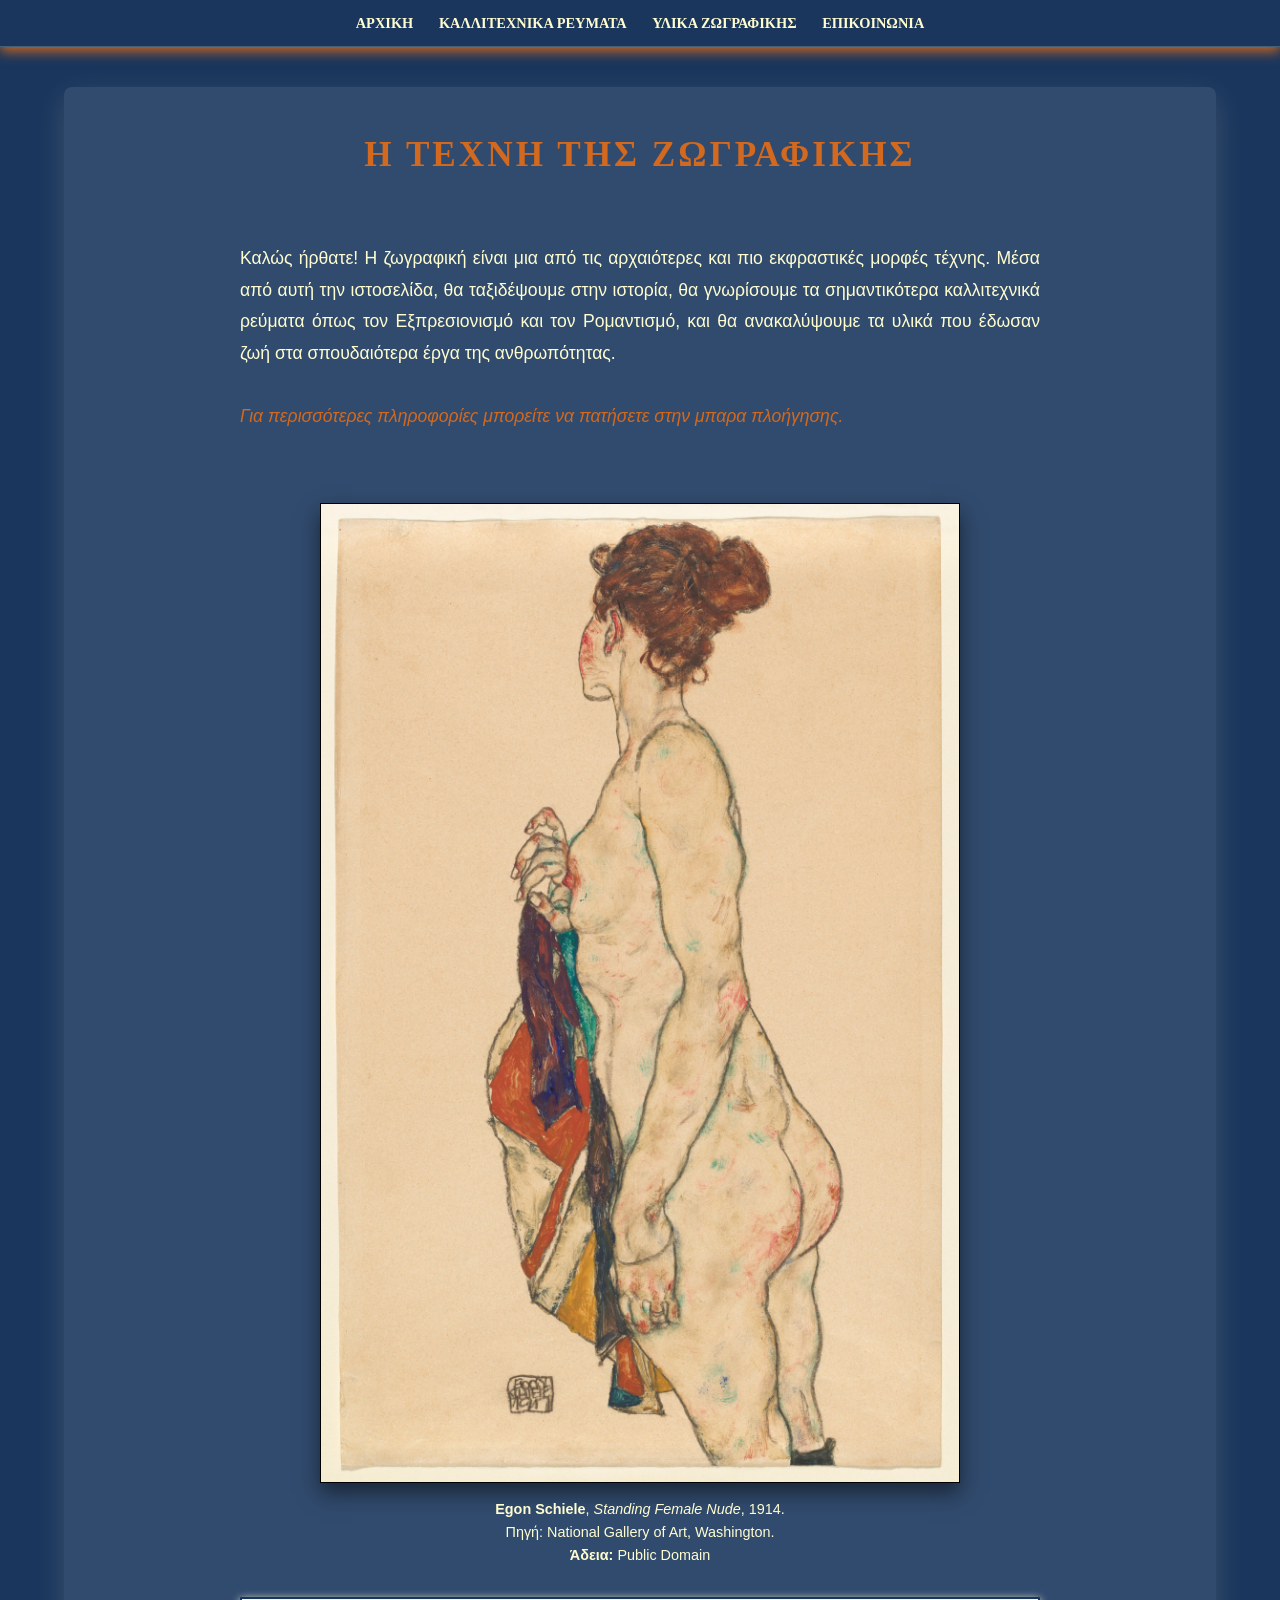
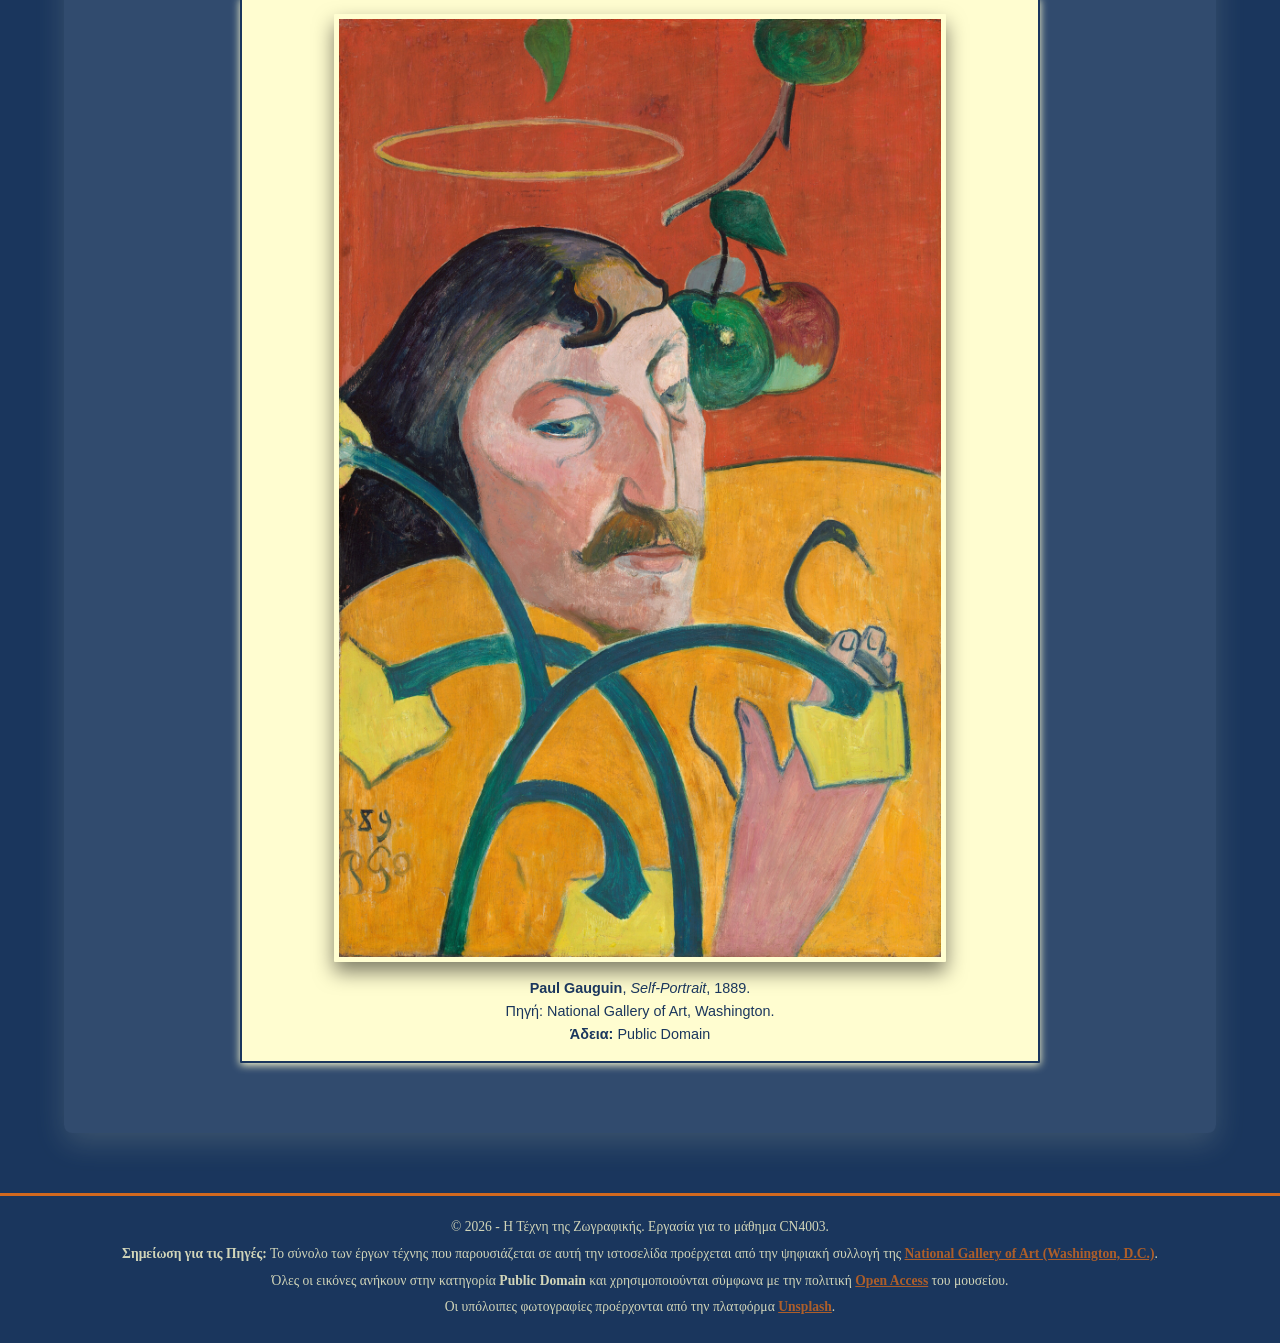
<file: 06-Art-History-Website/index.html>
<!DOCTYPE html>
<html lang="el">

<head>
    <meta charset="UTF-8">
    <meta name="viewport" content="width=device-width, initial-scale=1.0">
    <title>Η Τέχνη της Ζωγραφικής - Αρχική </title>
    <link rel="stylesheet" href="css/style.css">
    <style>
        .image-container {
            display: block;
            margin-top: 70px;
           }
         .gauguin-frame {
            border: 2px solid rgb(26, 54, 93);
            padding: 15px;
            background-color: rgb(255, 253, 208);
            box-shadow: 0px 2px 8px rgb(255, 253, 208);
            border-radius: 1px;
            width: 100%;
            max-width: 800px;
            margin: 30px auto;
            text-align: center;
        }
    </style>
</head>

<body>
    <header>
        <nav>
            <ul>
                <li><a href="index.html">Αρχική</a></li>
                <li><a href="pages/movements.html">Καλλιτεχνικά Ρεύματα</a></li>
                <li><a href="pages/materials.html">Υλικά Ζωγραφικής</a></li>
                <li><a href="pages/contact.html">Επικοινωνία</a></li>
            </ul>
        </nav>
    </header>
    <main class="fade-in-text">

        <section>
            <h1
                style="color:rgb(210, 105, 30); font-family:'Georgia', serif; font-weight: 900; text-align: center; margin-bottom: 60px; text-transform: uppercase; letter-spacing: 3px; font-size: 2.2em;">
                Η Τέχνη της ζωγραφικής</h1>
            <p class="fade-in-text"
                style="color:rgb(255, 253, 208);font-size:1.1em; line-height: 1.8; font-family:'Verdana', sans-serif; text-align: justify; max-width: 800px; margin: 0 auto;">
                Καλώς ήρθατε! Η ζωγραφική είναι μια από τις αρχαιότερες και πιο εκφραστικές μορφές τέχνης.
                Μέσα από αυτή την ιστοσελίδα, θα ταξιδέψουμε στην ιστορία, θα γνωρίσουμε τα σημαντικότερα
                καλλιτεχνικά ρεύματα όπως τον Εξπρεσιονισμό και τον Ρομαντισμό, και θα ανακαλύψουμε τα υλικά
                που έδωσαν ζωή στα σπουδαιότερα έργα της ανθρωπότητας. <br><br>
                <em style="color:rgb(210, 105, 30);">Για περισσότερες πληροφορίες μπορείτε να
                    πατήσετε στην μπαρα πλοήγησης.</em>
            </p>
            <div class="image-container">
                <figure style="width: 100%; max-width: 800px; margin: 30px auto; text-align: center;">
                    <img src="images/egon-.jpg" alt="Egon Schiele, Standing Female Nude, 1914"
                        style="width: 100%; height: auto; border: 1px solid #000000;">
                    <figcaption class="art-caption" style="color: rgb(255, 253, 208);">
                        <strong>Egon Schiele</strong>, <em>Standing Female Nude</em>, 1914.
                        <br>
                        <span>Πηγή: National Gallery of Art, Washington.</span>
                        <br><strong>Άδεια:</strong> Public Domain
                    </figcaption>
                </figure>

                <figure class="gauguin-frame">
                    <img src="images/gauguin-self-portrait.jpg" alt="Paul Gauguin, Self-Portrait, 1889"
                        style="width: 100%; height: auto; border-radius: 1px;">
                    <figcaption class="art-caption" style="color: rgb(26, 54, 93)">
                        <strong>Paul Gauguin</strong>, <em>Self-Portrait</em>, 1889.
                        <br>
                        <span>Πηγή: National Gallery of Art, Washington.</span>
                        <br><strong>Άδεια:</strong> Public Domain
                    </figcaption>
                </figure>
            </div>
        </section>
    </main>
    <footer>
        <p>&copy; 2026 - Η Τέχνη της Ζωγραφικής. Εργασία για το μάθημα CN4003.</p>
        <p><strong>Σημείωση για τις Πηγές:</strong>
            Το σύνολο των έργων τέχνης που παρουσιάζεται σε αυτή την ιστοσελίδα προέρχεται από την ψηφιακή συλλογή της
            <a href="https://www.nga.gov" target="_blank" style="color: rgb(210, 105, 30);">National Gallery of Art
                (Washington, D.C.)</a>.
        </p>
        <p>
            Όλες οι εικόνες ανήκουν στην κατηγορία <strong>Public Domain</strong> και χρησιμοποιούνται σύμφωνα με την
            πολιτική
            <a href="https://www.nga.gov/open-access-at-nga.html" target="_blank" style="color: rgb(210, 105, 30);">Open
                Access</a> του μουσείου.
        </p>
        <p>
            Οι υπόλοιπες φωτογραφίες προέρχονται από την πλατφόρμα
            <a href="https://unsplash.com" target="_blank" style="color: rgb(210, 105, 30);">Unsplash</a>.
        </p>
    </footer>

</body>

</html>
</file>
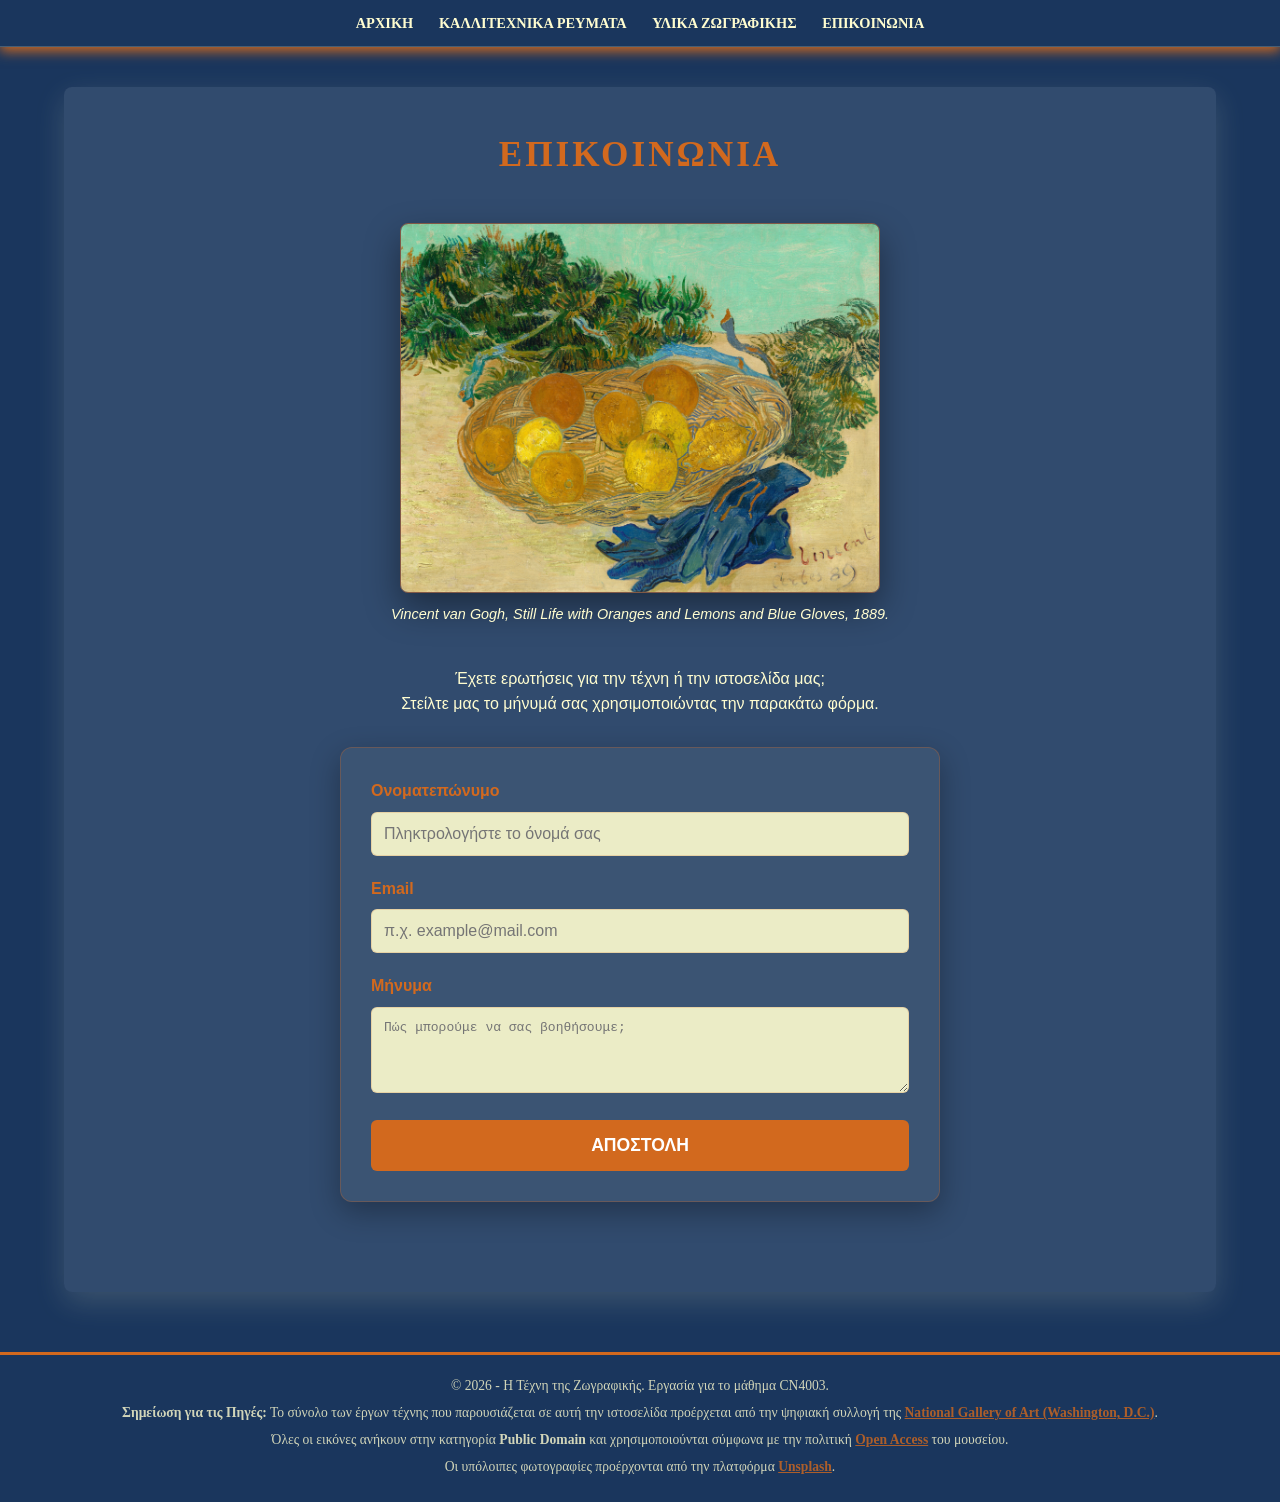
<file: 06-Art-History-Website/pages/contact.html>
<!DOCTYPE html>
<html lang="el">

<head>
    <meta charset="UTF-8">
    <meta name="viewport" content="width=device-width, initial-scale=1.0">
    <title>Επικοινωνία - Η Τέχνη της Ζωγραφικής</title>
    <link rel="stylesheet" href="../css/style.css">
    <style>
        .contact-container {
            max-width: 600px;
            margin: 30px auto 50px auto;
            padding: 30px;
            background: rgba(255, 253, 208, 0.05);
            border: 1px solid rgba(210, 105, 30, 0.3);
            border-radius: 12px;
            box-shadow: 0 10px 30px rgba(0, 0, 0, 0.3);
        }

        .form-group {
            margin-bottom: 20px;
            text-align: left;
        }

        label {
            display: block;
            color: rgb(210, 105, 30);
            margin-bottom: 8px;
            font-weight: bold;
            font-family: 'Verdana', sans-serif;
        }

        input,
        textarea {
            width: 100%;
            padding: 12px;
            border: 1px solid rgba(210, 105, 30, 0.2);
            border-radius: 6px;
            background-color: rgba(255, 253, 208, 0.9);
            color: rgb(26, 54, 93);
            font-size: 1em;
        }

        .submit-btn {
            background-color: rgb(210, 105, 30);
            color: white;
            padding: 15px 25px;
            border: none;
            border-radius: 6px;
            cursor: pointer;
            font-size: 1.1em;
            font-weight: bold;
            width: 100%;
            transition: all 0.3s ease;
            text-transform: uppercase;
        }

        .submit-btn:hover {
            background-color: rgb(255, 253, 208);
            color: rgb(210, 105, 30);
            transform: translateY(-2px);
        }

        #success-message {
            display: none;
            color: rgb(255, 253, 208);
            text-align: center;
            margin-top: 20px;
            font-weight: bold;
            padding: 20px;
            background: rgba(210, 105, 30, 0.2);
            border-radius: 8px;
            border: 1px solid rgb(210, 105, 30);
        }
    </style>
</head>

<body>
    <header>
        <nav>
            <ul>
                <li><a href="../index.html">Αρχική</a></li>
                <li><a href="movements.html">Καλλιτεχνικά Ρεύματα</a></li>
                <li><a href="materials.html">Υλικά Ζωγραφικής</a></li>
                <li><a href="contact.html">Επικοινωνία</a></li>
            </ul>
        </nav>
    </header>

    <main class="fade-in-text" style="text-align: center;">
        <h1
            style="color:rgb(210, 105, 30); font-family:'Georgia', serif; font-weight: 900; margin-bottom: 40px; text-transform: uppercase; letter-spacing: 3px; font-size: 2.2em;">
            Επικοινωνία
        </h1>

        <figure style="margin: 0 auto 40px auto; max-width: 600px;">
            <img src="../images/contact.jpg" alt="Vincent van Gogh - Still Life"
                style="width: 100%; border-radius: 8px; border: 1px solid rgba(210, 105, 30, 0.5); box-shadow: 0 15px 35px rgba(0,0,0,0.4);">
            <figcaption class="art-caption" style="margin-top: 10px; font-size: 0.9em;">
                <em>Vincent van Gogh, Still Life with Oranges and Lemons and Blue Gloves, 1889.</em>
            </figcaption>
        </figure>

        <p
            style="color: rgb(255, 253, 208); max-width: 600px; margin: 0 auto 30px auto; font-family: 'Verdana', sans-serif; line-height: 1.6;">
            Έχετε ερωτήσεις για την τέχνη ή την ιστοσελίδα μας; <br>
            Στείλτε μας το μήνυμά σας χρησιμοποιώντας την παρακάτω φόρμα.
        </p>

        <div class="contact-container">
            <form id="contactForm">
                <div class="form-group">
                    <label for="name">Ονοματεπώνυμο</label>
                    <input type="text" id="name" required placeholder="Πληκτρολογήστε το όνομά σας">
                </div>
                <div class="form-group">
                    <label for="email">Email</label>
                    <input type="email" id="email" required placeholder="π.χ. example@mail.com">
                </div>
                <div class="form-group">
                    <label for="message">Μήνυμα</label>
                    <textarea id="message" rows="4" required placeholder="Πώς μπορούμε να σας βοηθήσουμε;"></textarea>
                </div>
                <button type="submit" class="submit-btn">Αποστολή</button>
            </form>
            <div id="success-message"></div>
        </div>
    </main>
    <footer>
        <p>&copy; 2026 - Η Τέχνη της Ζωγραφικής. Εργασία για το μάθημα CN4003.</p>
        <p><strong>Σημείωση για τις Πηγές:</strong>
            Το σύνολο των έργων τέχνης που παρουσιάζεται σε αυτή την ιστοσελίδα προέρχεται από την ψηφιακή συλλογή της
            <a href="https://www.nga.gov" target="_blank" style="color: rgb(210, 105, 30);">National Gallery of Art
                (Washington, D.C.)</a>.
        </p>
        <p>
            Όλες οι εικόνες ανήκουν στην κατηγορία <strong>Public Domain</strong> και χρησιμοποιούνται σύμφωνα με την
            πολιτική
            <a href="https://www.nga.gov/open-access-at-nga.html" target="_blank" style="color: rgb(210, 105, 30);">Open
                Access</a> του μουσείου.
        </p>
        <p>
            Οι υπόλοιπες φωτογραφίες προέρχονται από την πλατφόρμα
            <a href="https://unsplash.com" target="_blank" style="color: rgb(210, 105, 30);">Unsplash</a>.
        </p>
    </footer>
    <script>
        // Χρησιμοποιώ την εντολή .addEventListener(), ωστε να καταλαβαίνει η φόρμα ID όταν πατιέται το κουμπί υποβολής
        document.getElementById('contactForm').addEventListener('submit', function (event) {
            // Χρησιμοποιώ αυτή την εντολή, ώστε να μην γίνεται refresh της σελίδας όταν παταει το κουμπί υποβολής και να δείχνει οτι στάλθηκε το μήνυμα
            event.preventDefault();
            // Αποθηκεύω το όνομα του χρήστη για να τα εμφανίσω το μήνυμα επιτυχης υποβολής μηνύματος
            const name = document.getElementById('name').value;
            const successDiv = document.getElementById('success-message');
            // Κρύβω την φόρα (this) για να εμφανιστεί στην θέση του το μήνμα επιτυχούς υποβολής μηνύματος
            this.style.display = 'none';

            successDiv.style.display = 'block';
            successDiv.innerHTML = "Ευχαριστούμε για την επικοινωνία, " + name + "! <br> Το μήνυμά σας στάλθηκε με επιτυχία.";
        });
    </script>
</body>

</html>
</file>
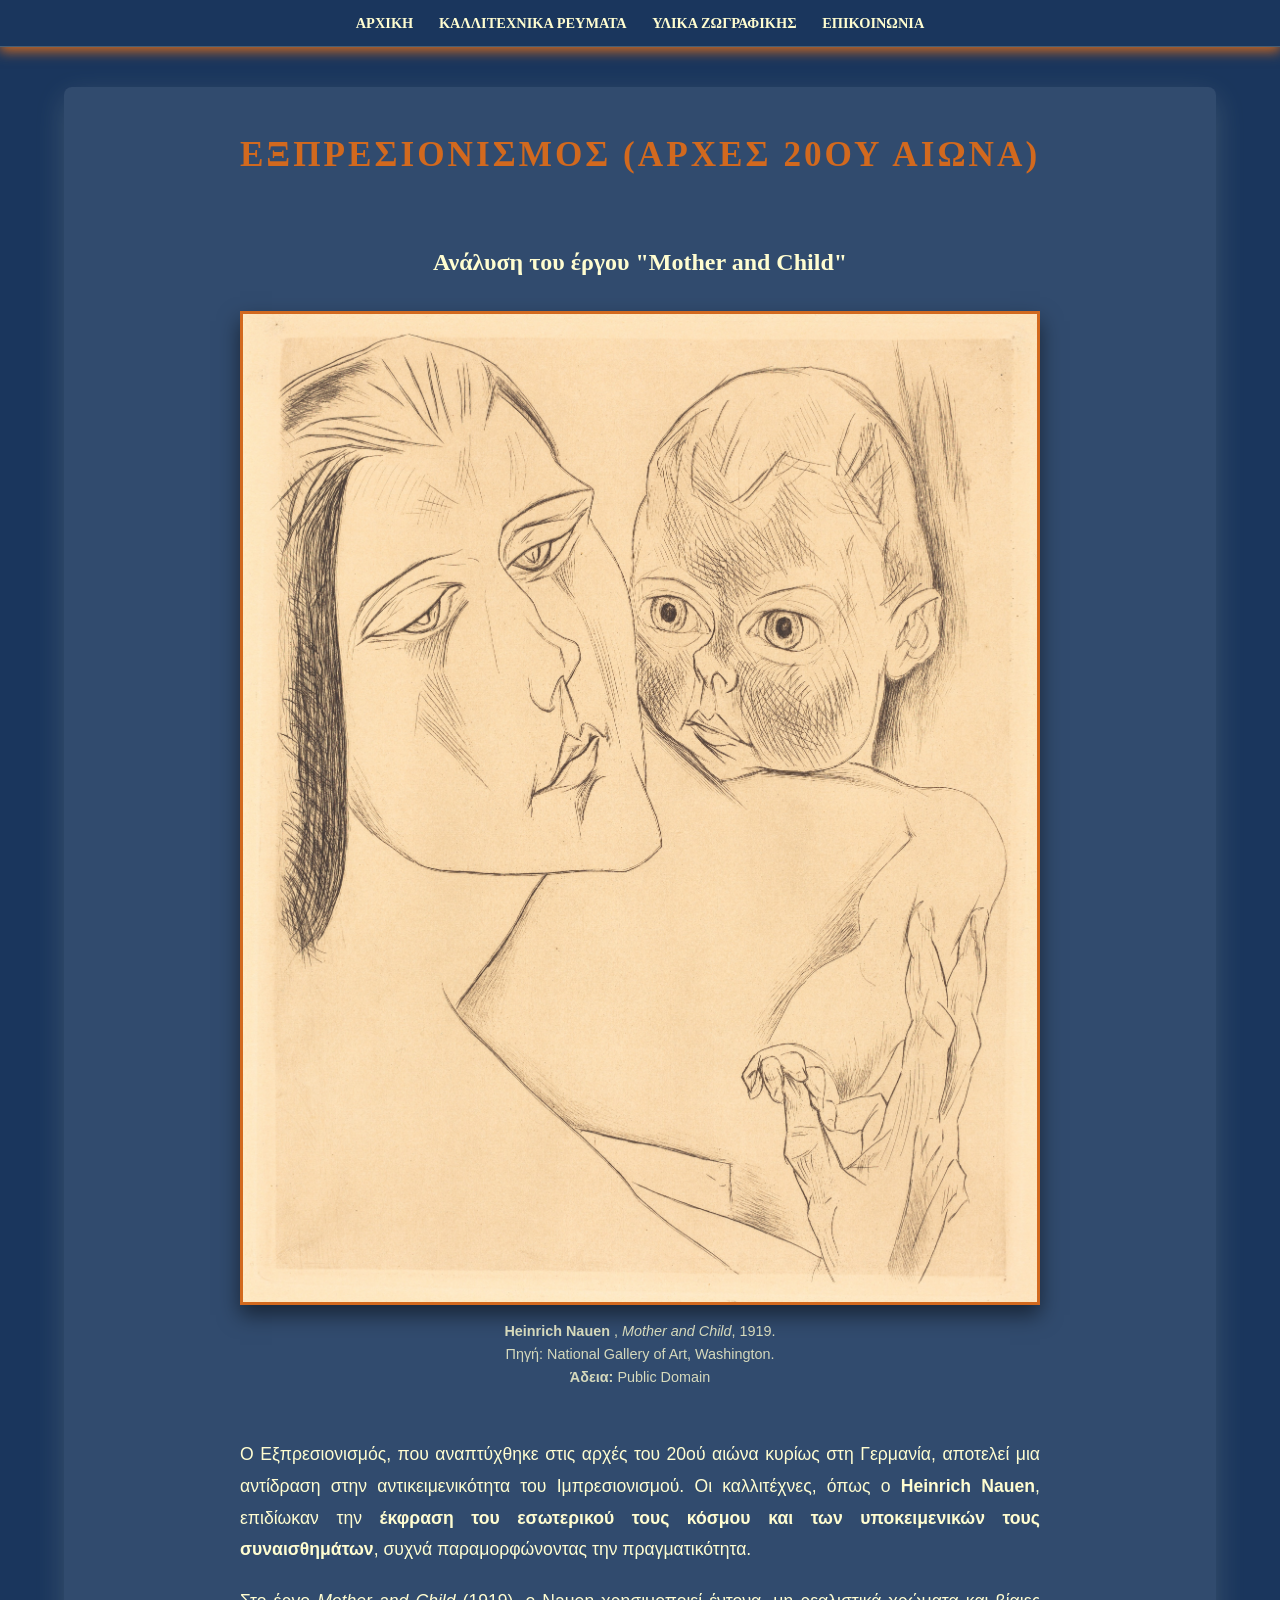
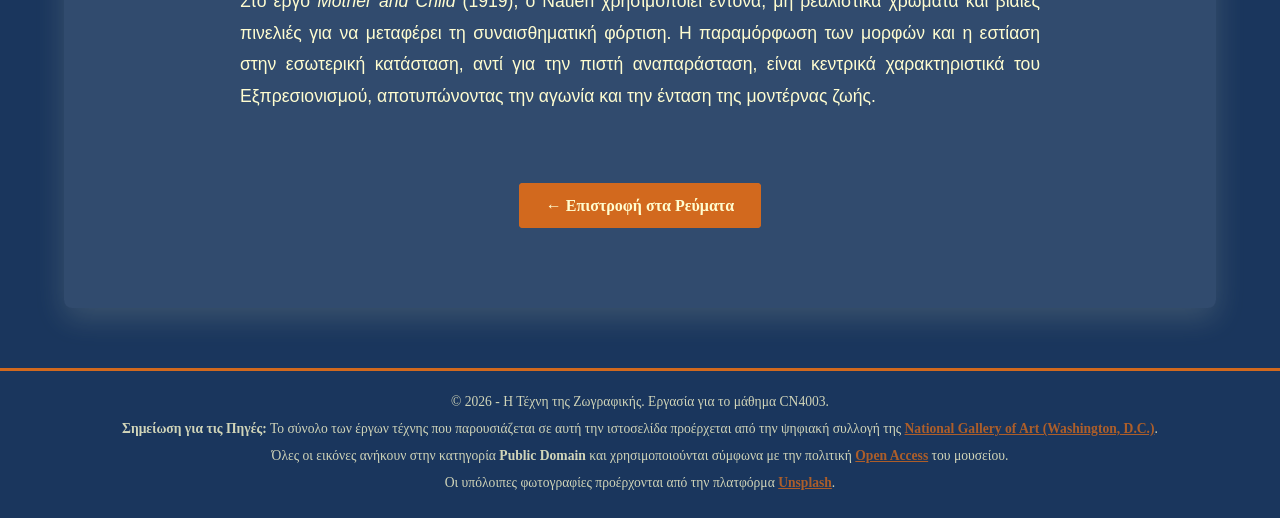
<file: 06-Art-History-Website/pages/expressionism.html>
<!DOCTYPE html>
<html lang="el">

<head>
    <meta charset="UTF-8">
    <meta name="viewport" content="width=device-width, initial-scale=1.0">
    <title>Εξπρεσιονισμός - Η Τέχνη της Ζωγραφικής</title>
    <link rel="stylesheet" href="../css/style.css">
</head>

<body>
    <header>
        <nav>
            <ul>
                <li><a href="../index.html">Αρχική</a></li>
                <li><a href="movements.html">Καλλιτεχνικά Ρεύματα</a></li>
                <li><a href="materials.html">Υλικά Ζωγραφικής</a></li>
                <li><a href="contact.html">Επικοινωνία</a></li>
            </ul>
        </nav>
    </header>

    <main class="fade-in-text">
        <h1
            style="color:rgb(210, 105, 30); font-family:'Georgia', serif; font-weight: 900; text-align: center; margin-bottom: 60px; text-transform: uppercase; letter-spacing: 3px; font-size: 2.2em;">
            Εξπρεσιονισμός (Αρχές 20ού Αιώνα)
        </h1>

        <section>
            <h2 style="color:rgb(255, 253, 208); font-family:'Georgia', serif; text-align:center; margin-bottom:30px;">
                Ανάλυση του έργου "Mother and Child"
            </h2>
            <figure style="margin: 0 auto 50px auto; text-align: center;">
                <img src="../images/expr.jpg" alt="Heinrich Nauen - Mother and Child"
                    style="width: 100%; max-width: 800px; border: 3px solid rgb(210, 105, 30); box-shadow: 0 10px 20px rgba(0,0,0,0.5);">
                <figcaption class="art-caption" style="margin-top: 15px; opacity: 0.8;">
                    <strong>Heinrich Nauen</strong> , <em>Mother and Child</em>, 1919.
                    <br>
                    <span>Πηγή: National Gallery of Art, Washington.</span>
                    <br><strong>Άδεια:</strong> Public Domain
                </figcaption>
            </figure>

            <div
                style="max-width: 800px; margin: 0 auto 80px auto; color: rgb(255, 253, 208); text-align: justify; font-size: 1.1em; line-height: 1.8; font-family:'Verdana', sans-serif;">
                <p style="margin-bottom: 20px;">
                    Ο Εξπρεσιονισμός, που αναπτύχθηκε στις αρχές του 20ού αιώνα κυρίως στη Γερμανία, αποτελεί μια
                    αντίδραση στην αντικειμενικότητα του Ιμπρεσιονισμού. Οι καλλιτέχνες, όπως ο <strong>Heinrich
                        Nauen</strong>, επιδίωκαν την <strong>έκφραση του εσωτερικού τους κόσμου και των υποκειμενικών
                        τους συναισθημάτων</strong>, συχνά παραμορφώνοντας την πραγματικότητα.
                </p>
                <p>
                    Στο έργο <em>Mother and Child</em> (1919), ο Nauen χρησιμοποιεί έντονα, μη ρεαλιστικά χρώματα και
                    βίαιες πινελιές για να μεταφέρει τη συναισθηματική φόρτιση. Η παραμόρφωση των μορφών και η εστίαση
                    στην εσωτερική κατάσταση, αντί για την πιστή αναπαράσταση, είναι κεντρικά χαρακτηριστικά του
                    Εξπρεσιονισμού, αποτυπώνοντας την αγωνία και την ένταση της μοντέρνας ζωής.
                </p>
            </div>

            <div style="text-align: center; margin-bottom: 50px;">
                <a href="movements.html"
                    style="color: rgb(255, 253, 208); text-decoration: none; border: 2px solid rgb(210, 105, 30); background-color: rgb(210, 105, 30); padding: 12px 25px; font-weight: bold; border-radius: 4px; transition: all 0.3s ease;">
                    ← Επιστροφή στα Ρεύματα
                </a>
            </div>
        </section>
    </main>
    <footer>
        <p>&copy; 2026 - Η Τέχνη της Ζωγραφικής. Εργασία για το μάθημα CN4003.</p>
        <p><strong>Σημείωση για τις Πηγές:</strong>
            Το σύνολο των έργων τέχνης που παρουσιάζεται σε αυτή την ιστοσελίδα προέρχεται από την ψηφιακή συλλογή της
            <a href="https://www.nga.gov" target="_blank" style="color: rgb(210, 105, 30);">National Gallery of Art
                (Washington, D.C.)</a>.
        </p>
        <p>
            Όλες οι εικόνες ανήκουν στην κατηγορία <strong>Public Domain</strong> και χρησιμοποιούνται σύμφωνα με την
            πολιτική
            <a href="https://www.nga.gov/open-access-at-nga.html" target="_blank" style="color: rgb(210, 105, 30);">Open
                Access</a> του μουσείου.
        </p>
        <p>
            Οι υπόλοιπες φωτογραφίες προέρχονται από την πλατφόρμα
            <a href="https://unsplash.com" target="_blank" style="color: rgb(210, 105, 30);">Unsplash</a>.
        </p>
    </footer>
</body>

</html>
</file>
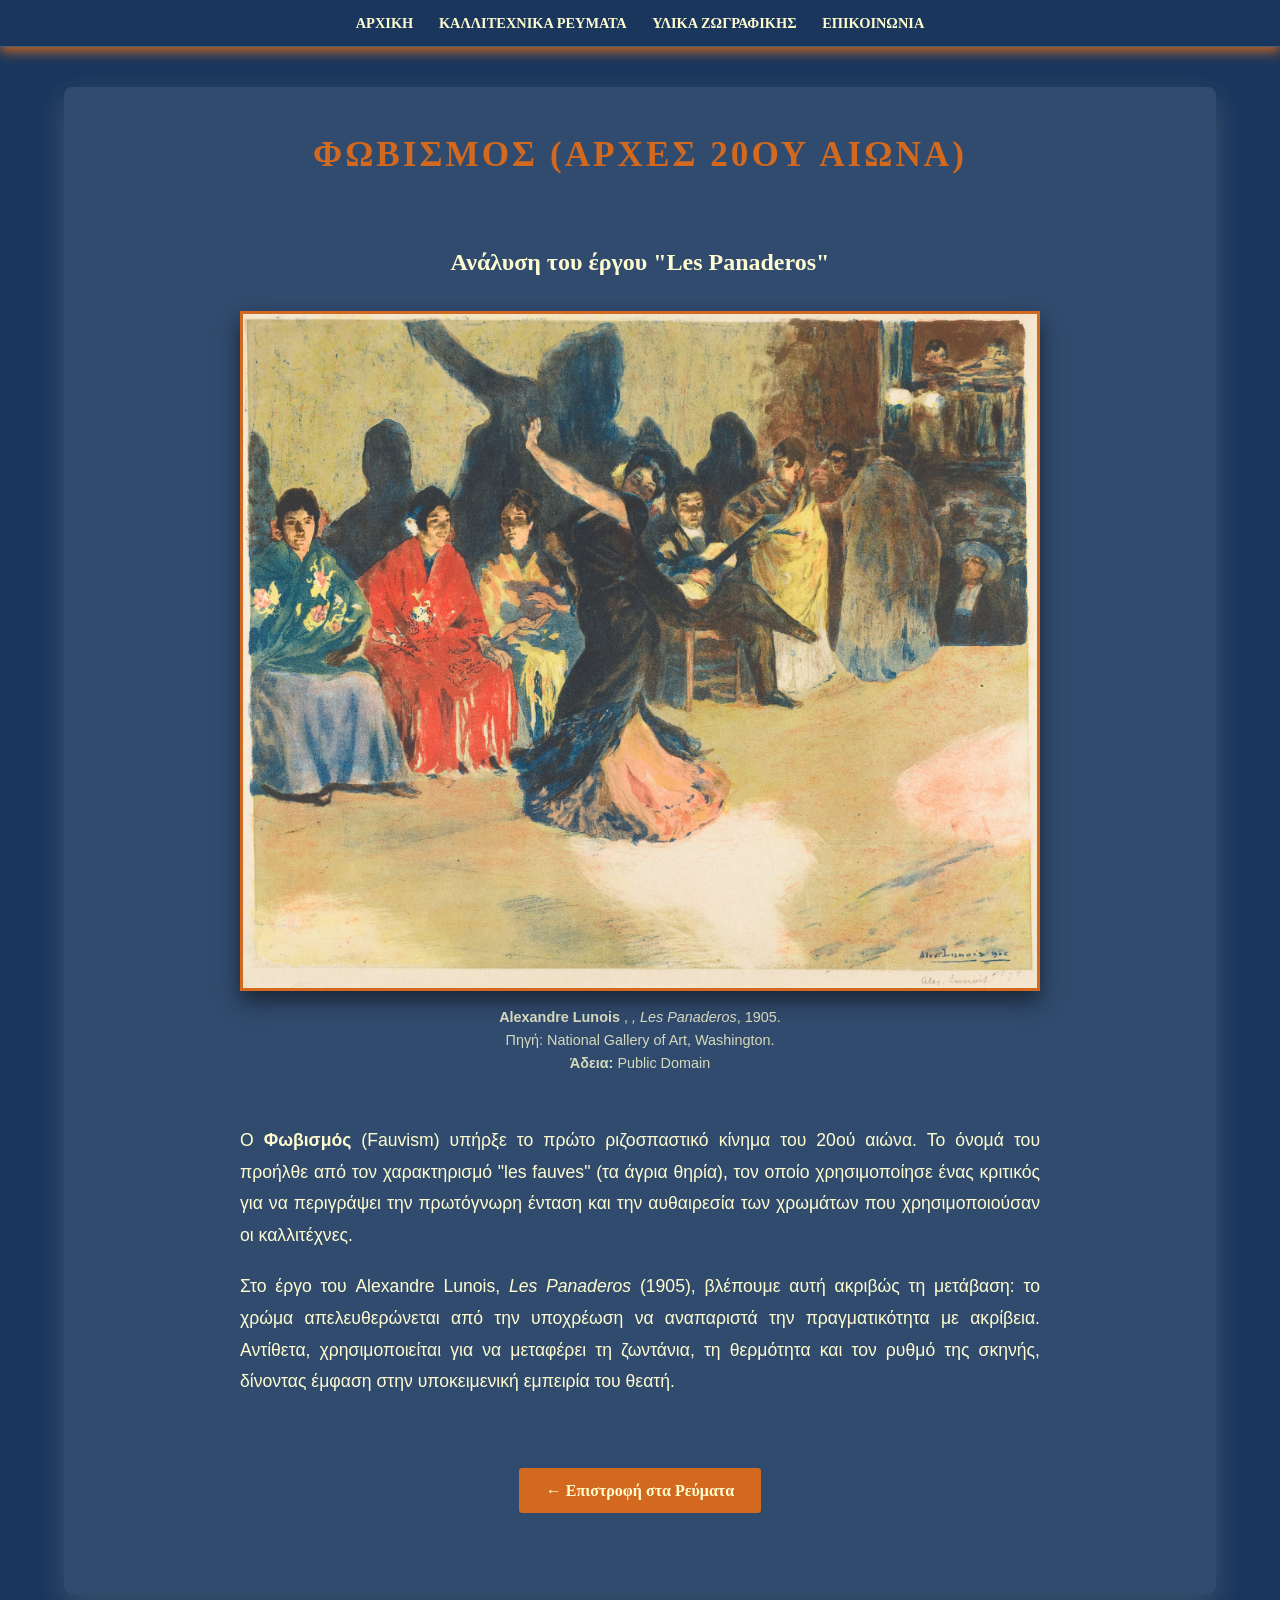
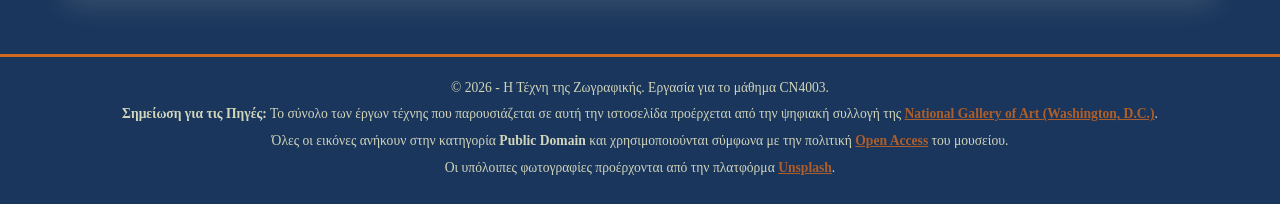
<file: 06-Art-History-Website/pages/fauvism.html>
<!DOCTYPE html>
<html lang="el">

<head>
    <meta charset="UTF-8">
    <meta name="viewport" content="width=device-width, initial-scale=1.0">
    <title>Φωβισμός - Η Τέχνη της Ζωγραφικής</title>
    <link rel="stylesheet" href="../css/style.css">
</head>

<body>
    <header>
        <nav>
            <ul>
                <li><a href="../index.html">Αρχική</a></li>
                <li><a href="movements.html">Καλλιτεχνικά Ρεύματα</a></li>
                <li><a href="materials.html">Υλικά Ζωγραφικής</a></li>
                <li><a href="contact.html">Επικοινωνία</a></li>
            </ul>
        </nav>
    </header>

    <main class="fade-in-text">
        <h1
            style="color:rgb(210, 105, 30); font-family:'Georgia', serif; font-weight: 900; text-align: center; margin-bottom: 60px; text-transform: uppercase; letter-spacing: 3px; font-size: 2.2em;">
            Φωβισμός (Αρχές 20ού Αιώνα)
        </h1>

        <section>
            <h2 style="color:rgb(255, 253, 208); font-family:'Georgia', serif; text-align:center; margin-bottom:30px;">
                Ανάλυση του έργου "Les Panaderos"
            </h2>
            <figure style="margin: 0 auto 50px auto; text-align: center;">
                <img src="../images/fauvism.jpg" alt="Alexandre Lunois - Les Panaderos"
                    style="width: 100%; max-width: 800px; border: 3px solid rgb(210, 105, 30); box-shadow: 0 10px 20px rgba(0,0,0,0.5);">
                <figcaption class="art-caption" style="margin-top: 15px; opacity: 0.8;">
                    <strong>Alexandre Lunois</strong> , <em>, Les Panaderos</em>, 1905.
                    <br>
                    <span>Πηγή: National Gallery of Art, Washington.</span>
                    <br><strong>Άδεια:</strong> Public Domain
                </figcaption>
            </figure>

            <div
                style="max-width: 800px; margin: 0 auto 80px auto; color: rgb(255, 253, 208); text-align: justify; font-size: 1.1em; line-height: 1.8; font-family:'Verdana', sans-serif;">
                <p style="margin-bottom: 20px;">
                    Ο <strong>Φωβισμός</strong> (Fauvism) υπήρξε το πρώτο ριζοσπαστικό κίνημα του 20ού αιώνα. Το όνομά
                    του προήλθε από τον χαρακτηρισμό "les fauves" (τα άγρια θηρία), τον οποίο χρησιμοποίησε ένας
                    κριτικός για να περιγράψει την πρωτόγνωρη ένταση και την αυθαιρεσία των χρωμάτων που χρησιμοποιούσαν
                    οι καλλιτέχνες.
                </p>
                <p>
                    Στο έργο του Alexandre Lunois, <em>Les Panaderos</em> (1905), βλέπουμε αυτή ακριβώς τη μετάβαση: το
                    χρώμα απελευθερώνεται από την υποχρέωση να αναπαριστά την πραγματικότητα με ακρίβεια. Αντίθετα,
                    χρησιμοποιείται για να μεταφέρει τη ζωντάνια, τη θερμότητα και τον ρυθμό της σκηνής, δίνοντας έμφαση
                    στην υποκειμενική εμπειρία του θεατή.
                </p>
            </div>

            <div style="text-align: center; margin-bottom: 50px;">
                <a href="movements.html"
                    style="color: rgb(255, 253, 208); text-decoration: none; border: 2px solid rgb(210, 105, 30); background-color: rgb(210, 105, 30); padding: 12px 25px; font-weight: bold; border-radius: 4px; transition: all 0.3s ease;">
                    ← Επιστροφή στα Ρεύματα
                </a>
            </div>
        </section>
    </main>
    <footer>
        <p>&copy; 2026 - Η Τέχνη της Ζωγραφικής. Εργασία για το μάθημα CN4003.</p>
        <p><strong>Σημείωση για τις Πηγές:</strong>
            Το σύνολο των έργων τέχνης που παρουσιάζεται σε αυτή την ιστοσελίδα προέρχεται από την ψηφιακή συλλογή της
            <a href="https://www.nga.gov" target="_blank" style="color: rgb(210, 105, 30);">National Gallery of Art
                (Washington, D.C.)</a>.
        </p>
        <p>
            Όλες οι εικόνες ανήκουν στην κατηγορία <strong>Public Domain</strong> και χρησιμοποιούνται σύμφωνα με την
            πολιτική
            <a href="https://www.nga.gov/open-access-at-nga.html" target="_blank" style="color: rgb(210, 105, 30);">Open
                Access</a> του μουσείου.
        </p>
        <p>
            Οι υπόλοιπες φωτογραφίες προέρχονται από την πλατφόρμα
            <a href="https://unsplash.com" target="_blank" style="color: rgb(210, 105, 30);">Unsplash</a>.
        </p>
    </footer>
</body>

</html>
</file>
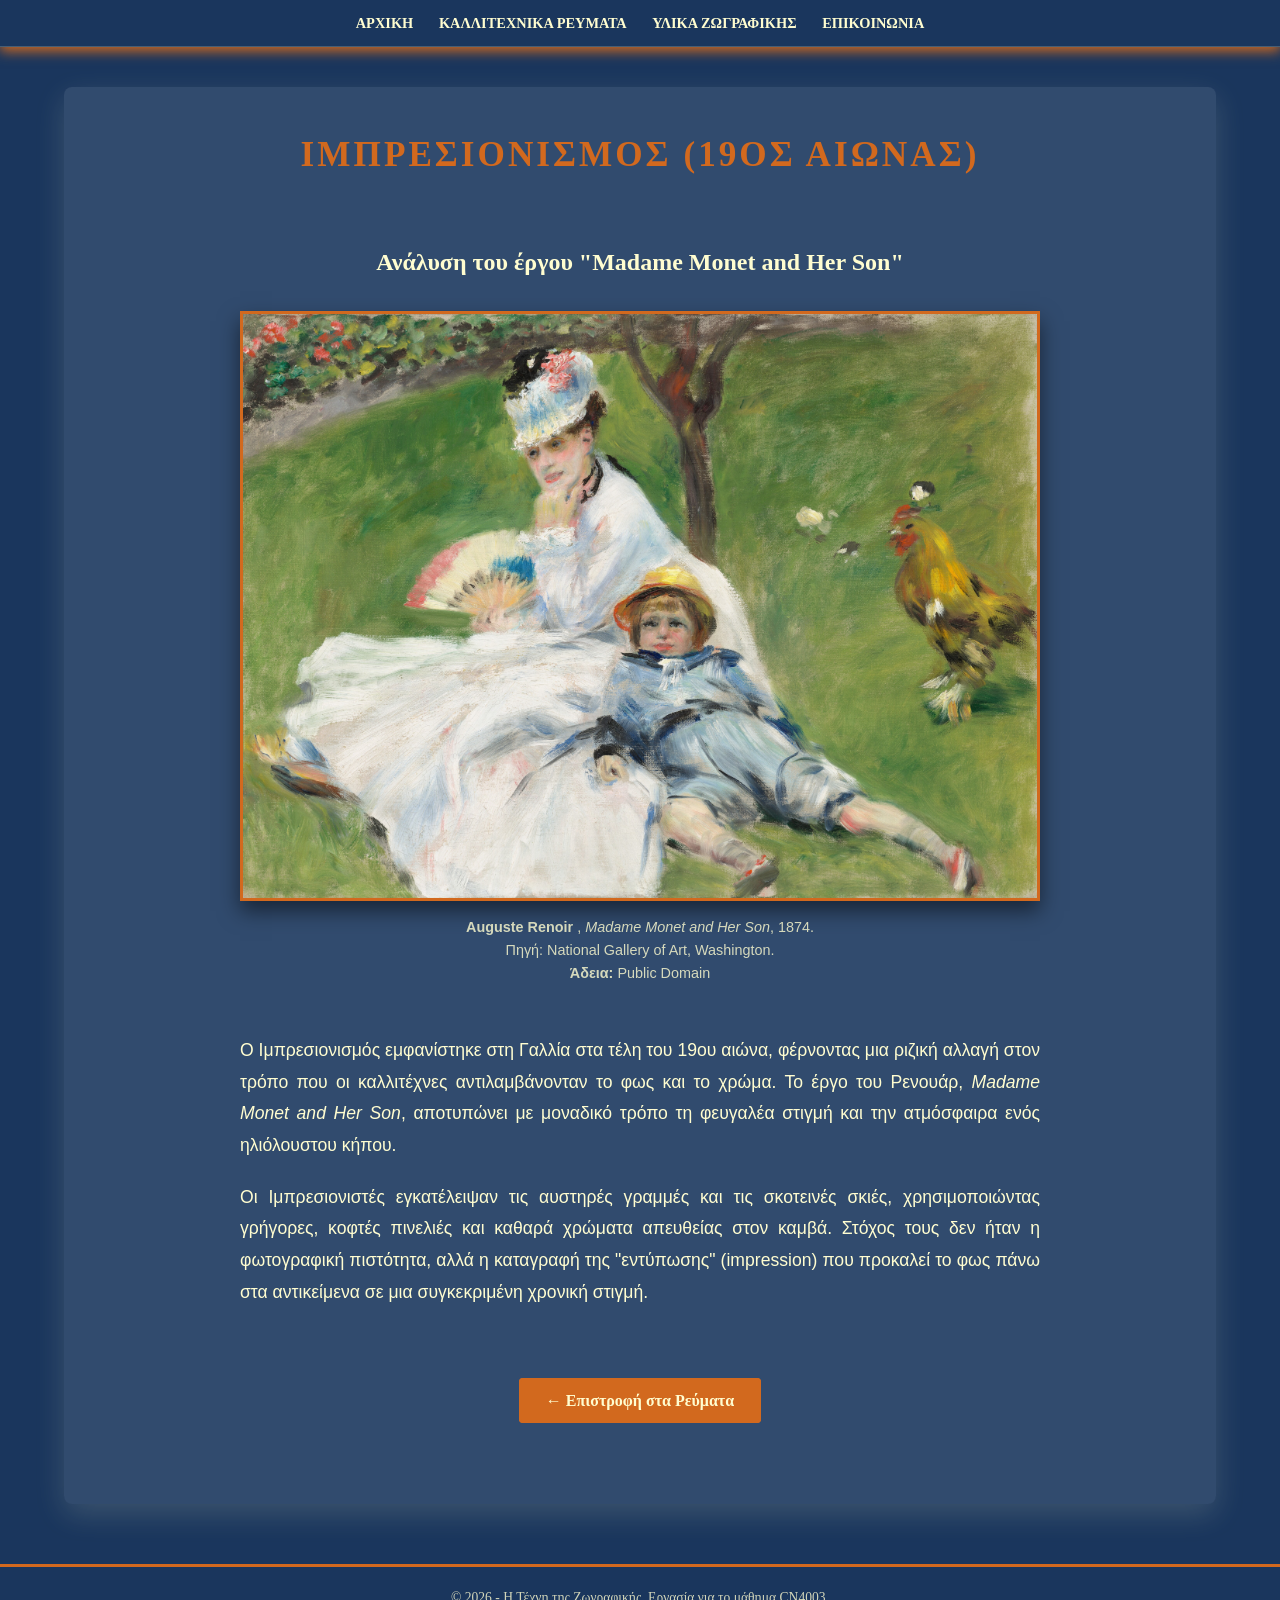
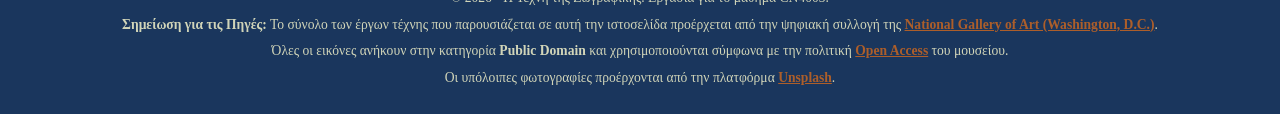
<file: 06-Art-History-Website/pages/impressionism.html>
<!DOCTYPE html>
<html lang="el">

<head>
    <meta charset="UTF-8">
    <meta name="viewport" content="width=device-width, initial-scale=1.0">
    <title>Ιμπρεσιονισμός - Η Τέχνη της Ζωγραφικής</title>
    <link rel="stylesheet" href="../css/style.css">
</head>

<body>
    <header>
        <nav>
            <ul>
                <li><a href="../index.html">Αρχική</a></li>
                <li><a href="movements.html">Καλλιτεχνικά Ρεύματα</a></li>
                <li><a href="materials.html">Υλικά Ζωγραφικής</a></li>
                <li><a href="contact.html">Επικοινωνία</a></li>
            </ul>
        </nav>
    </header>

    <main class="fade-in-text">
        <h1
            style="color:rgb(210, 105, 30); font-family:'Georgia', serif; font-weight: 900; text-align: center; margin-bottom: 60px; text-transform: uppercase; letter-spacing: 3px; font-size: 2.2em;">
            Ιμπρεσιονισμός (19ος Αιώνας)
        </h1>

        <section>
            <h2 style="color:rgb(255, 253, 208); font-family:'Georgia', serif; text-align:center; margin-bottom:30px;">
                Ανάλυση του έργου "Madame Monet and Her Son"
            </h2>
            <figure style="margin: 0 auto 50px auto; text-align: center;">
                <img src="../images/impr.jpg" alt="Auguste Renoir - Madame Monet and Her Son"
                    style="width: 100%; max-width: 800px; border: 3px solid rgb(210, 105, 30); box-shadow: 0 10px 20px rgba(0,0,0,0.5);">
                <figcaption class="art-caption" style="margin-top: 15px; opacity: 0.8;">
                    <strong>Auguste Renoir</strong> , <em> Madame Monet and Her Son</em>, 1874.
                    <br>
                    <span>Πηγή: National Gallery of Art, Washington.</span>
                    <br><strong>Άδεια:</strong> Public Domain
                </figcaption>
            </figure>

            <div
                style="max-width: 800px; margin: 0 auto 80px auto; color: rgb(255, 253, 208); text-align: justify; font-size: 1.1em; line-height: 1.8; font-family:'Verdana', sans-serif;">
                <p style="margin-bottom: 20px;">
                    Ο Ιμπρεσιονισμός εμφανίστηκε στη Γαλλία στα τέλη του 19ου αιώνα, φέρνοντας μια ριζική αλλαγή στον
                    τρόπο που οι καλλιτέχνες αντιλαμβάνονταν το φως και το χρώμα. Το έργο του Ρενουάρ, <em>Madame Monet
                        and Her Son</em>, αποτυπώνει με μοναδικό τρόπο τη φευγαλέα στιγμή και την ατμόσφαιρα ενός
                    ηλιόλουστου κήπου.
                </p>
                <p>
                    Οι Ιμπρεσιονιστές εγκατέλειψαν τις αυστηρές γραμμές και τις σκοτεινές σκιές, χρησιμοποιώντας
                    γρήγορες, κοφτές πινελιές και καθαρά χρώματα απευθείας στον καμβά. Στόχος τους δεν ήταν η
                    φωτογραφική πιστότητα, αλλά η καταγραφή της "εντύπωσης" (impression) που προκαλεί το φως πάνω στα
                    αντικείμενα σε μια συγκεκριμένη χρονική στιγμή.
                </p>
            </div>

            <div style="text-align: center; margin-bottom: 50px;">
                <a href="movements.html"
                    style="color: rgb(255, 253, 208); text-decoration: none; border: 2px solid rgb(210, 105, 30); background-color: rgb(210, 105, 30); padding: 12px 25px; font-weight: bold; border-radius: 4px; transition: all 0.3s ease;">
                    ← Επιστροφή στα Ρεύματα
                </a>
            </div>
        </section>
    </main>
    <footer>
        <p>&copy; 2026 - Η Τέχνη της Ζωγραφικής. Εργασία για το μάθημα CN4003.</p>
        <p><strong>Σημείωση για τις Πηγές:</strong>
            Το σύνολο των έργων τέχνης που παρουσιάζεται σε αυτή την ιστοσελίδα προέρχεται από την ψηφιακή συλλογή της
            <a href="https://www.nga.gov" target="_blank" style="color: rgb(210, 105, 30);">National Gallery of Art
                (Washington, D.C.)</a>.
        </p>
        <p>
            Όλες οι εικόνες ανήκουν στην κατηγορία <strong>Public Domain</strong> και χρησιμοποιούνται σύμφωνα με την
            πολιτική
            <a href="https://www.nga.gov/open-access-at-nga.html" target="_blank" style="color: rgb(210, 105, 30);">Open
                Access</a> του μουσείου.
        </p>
        <p>
            Οι υπόλοιπες φωτογραφίες προέρχονται από την πλατφόρμα
            <a href="https://unsplash.com" target="_blank" style="color: rgb(210, 105, 30);">Unsplash</a>.
        </p>
    </footer>
</body>

</html>
</file>
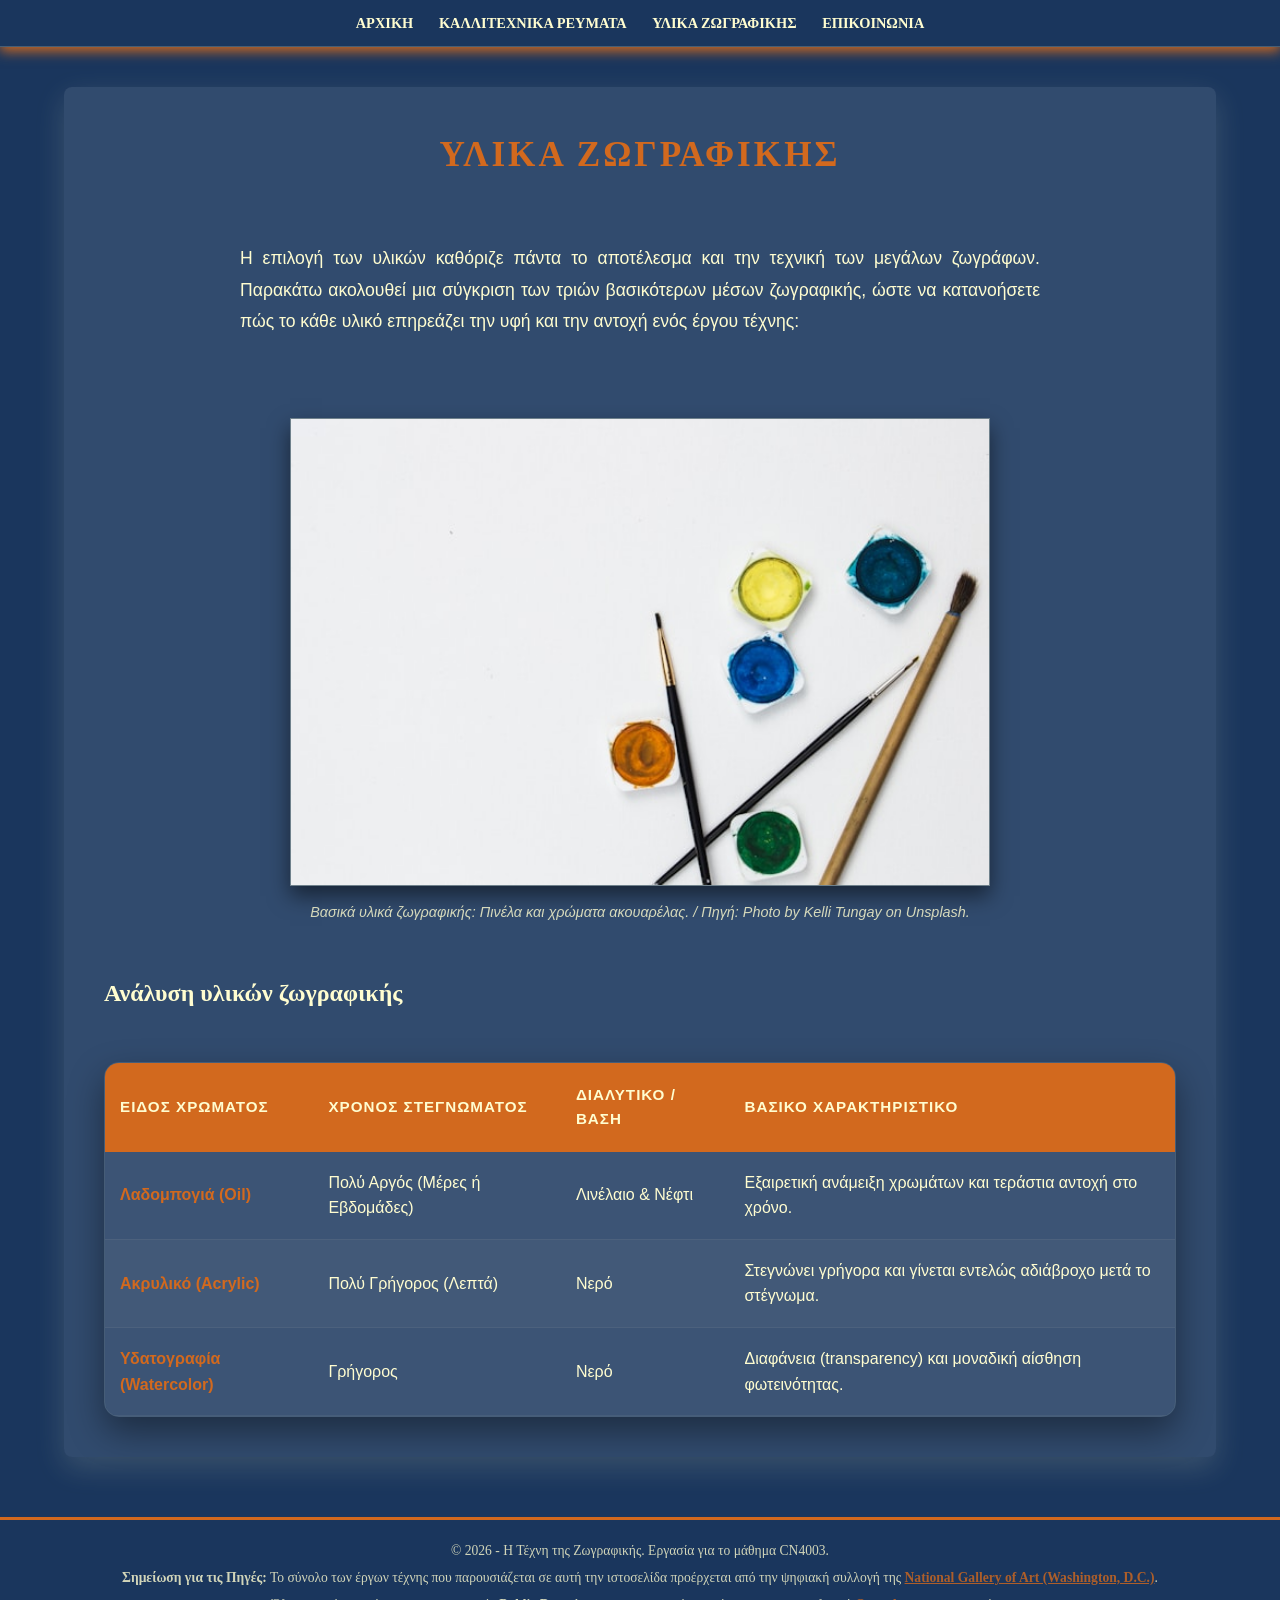
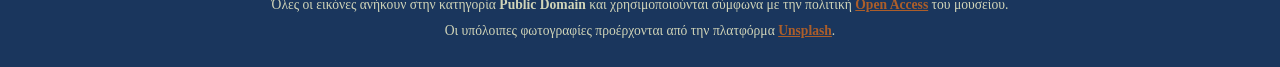
<file: 06-Art-History-Website/pages/materials.html>
<!DOCTYPE html>
<html lang="el">

<head>
    <meta charset="UTF-8">
    <meta name="viewport" content="width=device-width, initial-scale=1.0">
    <title>Υλικά Ζωγραφικής - Η Τέχνη της Ζωγραφικής</title>
    <link rel="stylesheet" href="../css/style.css">
    <style>
        .table-container {
            margin-top: 50px;
            overflow-x: auto;
            border-radius: 15px;
            box-shadow: 0 15px 35px rgba(0, 0, 0, 0.4);
            border: 1px solid rgba(255, 253, 208, 0.1);
        }

        .materials-table {
            width: 100%;
            border-collapse: collapse;
            background-color: rgba(255, 255, 255, 0.05);
            font-family: 'Verdana', sans-serif;
        }

        .materials-table th {
            background-color: rgb(210, 105, 30);
            color: rgb(255, 253, 208);
            padding: 20px 15px;
            text-align: left;
            text-transform: uppercase;
            letter-spacing: 1px;
            font-size: 0.95em;
        }

        .materials-table td {
            padding: 18px 15px;
            color: rgb(255, 253, 208);
            border-bottom: 1px solid rgba(255, 253, 208, 0.05);
            font-size: 1em;
        }

        .materials-table tr:nth-child(even) {
            background-color: rgba(255, 253, 208, 0.03);
        }

        .materials-table tr:hover {
            background-color: rgba(210, 105, 30, 0.15);
            transition: background-color 0.3s ease;
        }

        .materials-table td:first-child {
            color: rgb(210, 105, 30);
            font-weight: bold;
        }
    </style>
</head>

<body>
    <header>
        <nav>
            <ul>
                <li><a href="../index.html">Αρχική</a></li>
                <li><a href="movements.html">Καλλιτεχνικά Ρεύματα</a></li>
                <li><a href="materials.html">Υλικά Ζωγραφικής</a></li>
                <li><a href="contact.html">Επικοινωνία</a></li>
            </ul>
        </nav>
    </header>

    <main class="fade-in-text">
        <h1
            style="color:rgb(210, 105, 30); font-family:'Georgia', serif; font-weight: 900; text-align: center; margin-bottom: 60px; text-transform: uppercase; letter-spacing: 3px; font-size: 2.2em;">
            Υλικά Ζωγραφικής</h1>

        <section>
            <p class="fade-in-text"
                style="color:rgb(255, 253, 208);font-size:1.1em; line-height: 1.8; font-family:'Verdana', sans-serif; text-align: justify; max-width: 800px; margin: 0 auto 80px auto;">
                Η επιλογή των υλικών καθόριζε πάντα το αποτέλεσμα και την τεχνική των μεγάλων ζωγράφων.
                Παρακάτω ακολουθεί μια σύγκριση των τριών βασικότερων μέσων ζωγραφικής, ώστε να κατανοήσετε
                πώς το κάθε υλικό επηρεάζει την υφή και την αντοχή ενός έργου τέχνης:
            </p>

            <figure style="margin: 0 auto 50px auto; text-align: center;">
                <img src="../images/materials.jpg" alt="Πινέλα και χρώματα ακουαρέλας"
                    style="width: 100%; max-width: 700px; border: 1px solid rgba(255,253,208,0.3); box-shadow: 0 10px 20px rgba(0,0,0,0.5);">
                <figcaption class="art-caption" style="margin-top: 15px; opacity: 0.8;">
                    <em>Βασικά υλικά ζωγραφικής: Πινέλα και χρώματα ακουαρέλας. / Πηγή: Photo by Kelli Tungay on
                        Unsplash.</em>
                </figcaption>
            </figure>
            <h2> Ανάλυση υλικών ζωγραφικής</h2>
            <div class="table-container">
                <table class="materials-table">
                    <thead>
                        <tr>
                            <th>Είδος Χρώματος</th>
                            <th>Χρόνος Στεγνώματος</th>
                            <th>Διαλυτικό / Βάση</th>
                            <th>Βασικό Χαρακτηριστικό</th>
                        </tr>
                    </thead>
                    <tbody>
                        <tr>
                            <td><strong>Λαδομπογιά (Oil)</strong></td>
                            <td>Πολύ Αργός (Μέρες ή Εβδομάδες)</td>
                            <td>Λινέλαιο & Νέφτι</td>
                            <td>Εξαιρετική ανάμειξη χρωμάτων και τεράστια αντοχή στο χρόνο.</td>
                        </tr>
                        <tr>
                            <td><strong>Ακρυλικό (Acrylic)</strong></td>
                            <td>Πολύ Γρήγορος (Λεπτά)</td>
                            <td>Νερό</td>
                            <td>Στεγνώνει γρήγορα και γίνεται εντελώς αδιάβροχο μετά το στέγνωμα.</td>
                        </tr>
                        <tr>
                            <td><strong>Υδατογραφία (Watercolor)</strong></td>
                            <td>Γρήγορος</td>
                            <td>Νερό</td>
                            <td>Διαφάνεια (transparency) και μοναδική αίσθηση φωτεινότητας.</td>
                        </tr>
                    </tbody>
                </table>
            </div>
        </section>
    </main>

    <footer>
        <p>&copy; 2026 - Η Τέχνη της Ζωγραφικής. Εργασία για το μάθημα CN4003.</p>
        <p><strong>Σημείωση για τις Πηγές:</strong>
            Το σύνολο των έργων τέχνης που παρουσιάζεται σε αυτή την ιστοσελίδα προέρχεται από την ψηφιακή συλλογή της
            <a href="https://www.nga.gov" target="_blank" style="color: rgb(210, 105, 30);">National Gallery of Art
                (Washington, D.C.)</a>.
        </p>
        <p>
            Όλες οι εικόνες ανήκουν στην κατηγορία <strong>Public Domain</strong> και χρησιμοποιούνται σύμφωνα με την
            πολιτική
            <a href="https://www.nga.gov/open-access-at-nga.html" target="_blank" style="color: rgb(210, 105, 30);">Open
                Access</a> του μουσείου.
        </p>
        <p>
            Οι υπόλοιπες φωτογραφίες προέρχονται από την πλατφόρμα
            <a href="https://unsplash.com" target="_blank" style="color: rgb(210, 105, 30);">Unsplash</a>.
        </p>
    </footer>
</body>

</html>
</file>
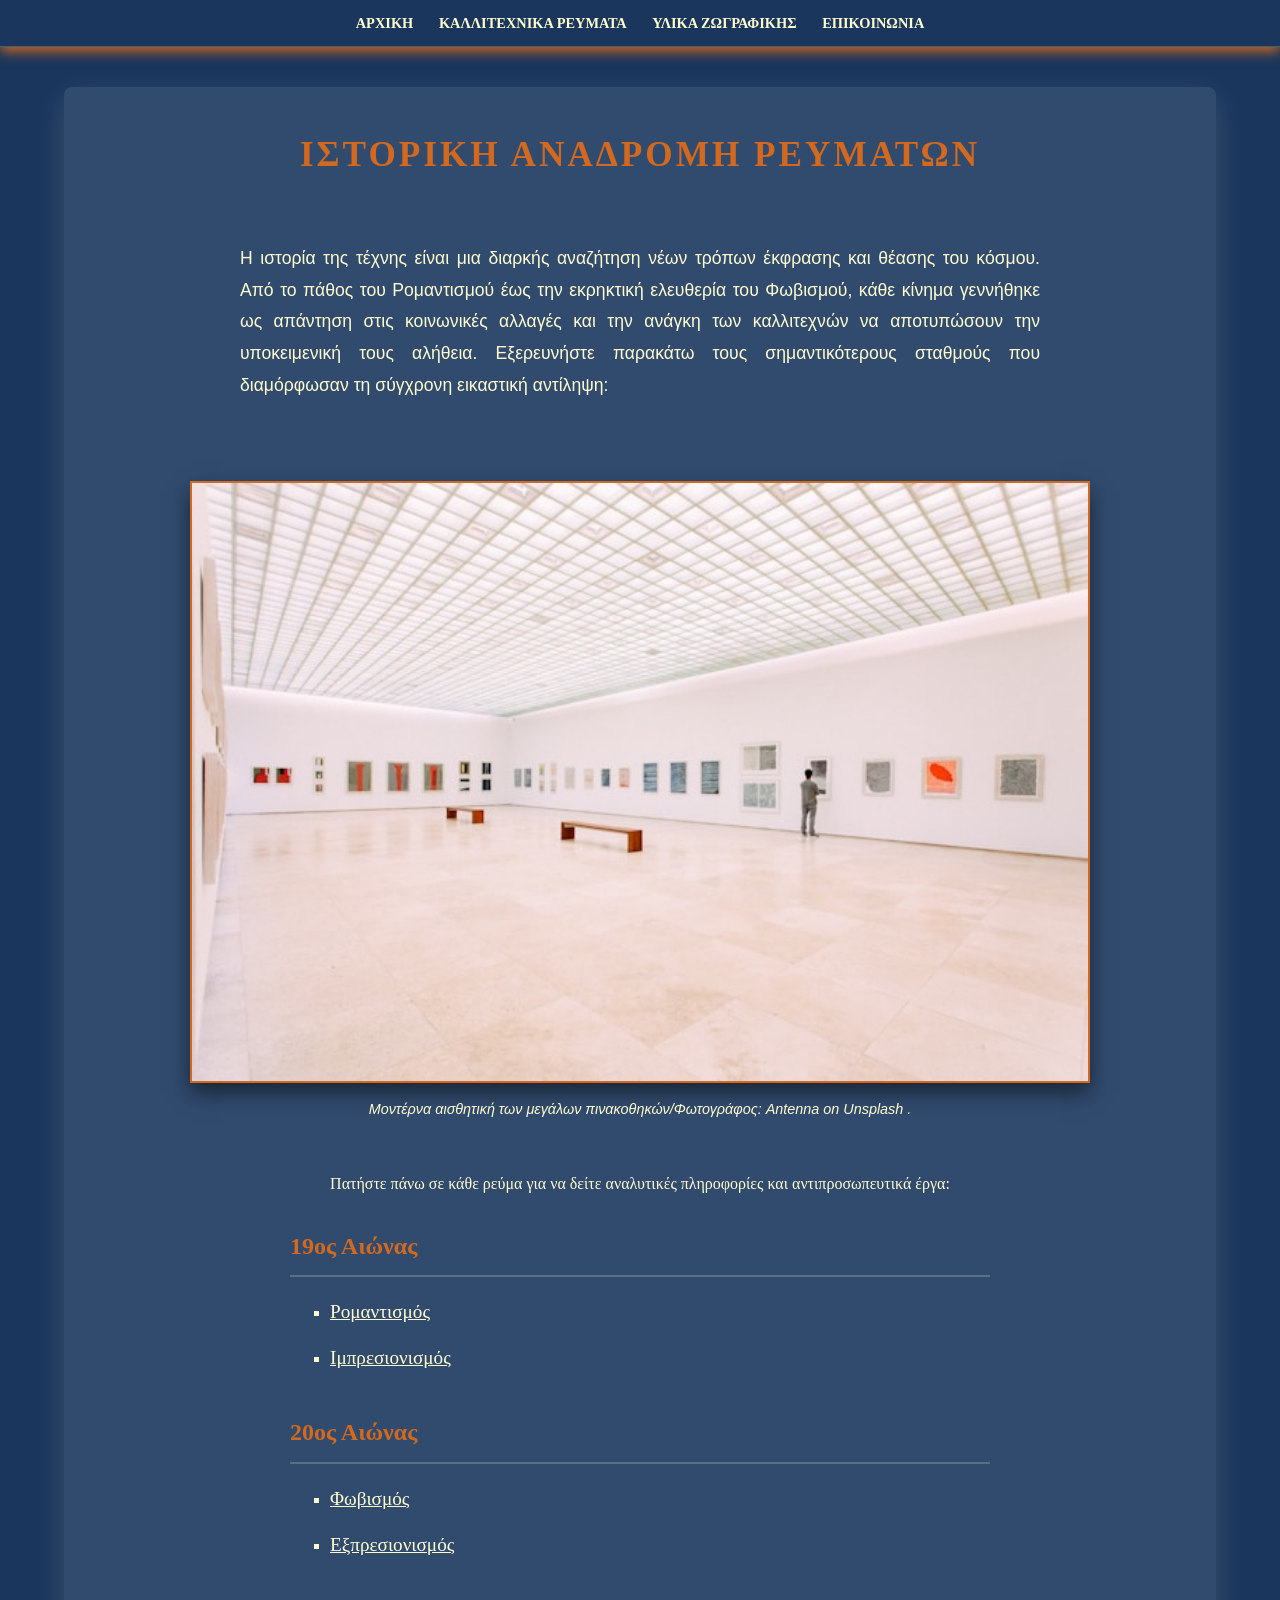
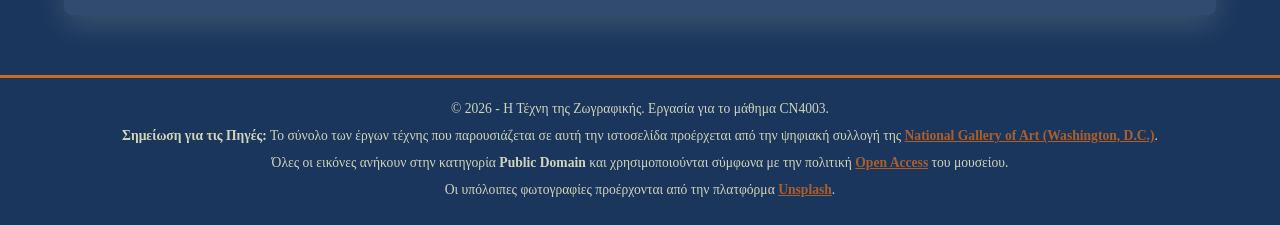
<file: 06-Art-History-Website/pages/movements.html>
<!DOCTYPE html>
<html lang="el">

<head>
    <meta charset="UTF-8">
    <meta name="viewport" content="width=device-width, initial-scale=1.0">
    <title>Καλλιτεχνικά Ρεύματα - Η Τέχνη της Ζωγραφικής</title>
    <link rel="stylesheet" href="../css/style.css">
</head>

<body>
    <header>
        <nav>
            <ul>
                <li><a href="../index.html">Αρχική</a></li>
                <li><a href="movements.html">Καλλιτεχνικά Ρεύματα</a></li>
                <li><a href="materials.html">Υλικά Ζωγραφικής</a></li>
                <li><a href="contact.html">Επικοινωνία</a></li>
            </ul>
        </nav>
    </header>

    <main class="fade-in-text">
        <h1
            style="color:rgb(210, 105, 30); font-family:'Georgia', serif; font-weight: 900; text-align: center; margin-bottom: 60px; text-transform: uppercase; letter-spacing: 3px; font-size: 2.2em;">
            Ιστορική Αναδρομή Ρευμάτων</h1>

            <section>
                <p class="fade-in-text"
                    style="color:rgb(255, 253, 208);font-size:1.1em; line-height: 1.8; font-family:'Verdana', sans-serif; text-align: justify; max-width: 800px; margin: 0 auto 80px auto;">
                    Η ιστορία της τέχνης είναι μια διαρκής αναζήτηση νέων τρόπων έκφρασης και θέασης του κόσμου.
                    Από το πάθος του Ρομαντισμού έως την εκρηκτική ελευθερία του Φωβισμού, κάθε κίνημα γεννήθηκε ως
                    απάντηση
                    στις κοινωνικές αλλαγές και την ανάγκη των καλλιτεχνών να αποτυπώσουν την υποκειμενική τους αλήθεια.
                    Εξερευνήστε παρακάτω τους σημαντικότερους σταθμούς που διαμόρφωσαν τη σύγχρονη εικαστική αντίληψη:
                </p>
                <figure style="margin-bottom: 50px;">
                    <img src="../images/movements.jpg" alt="Εσωτερικό μουσείου-by Antenna"
                        style="width: 100%; max-width: 900px; border: 2px solid rgb(210, 105, 30);">
                    <figcaption class="art-caption">
                        <em>Μοντέρνα αισθητική των μεγάλων πινακοθηκών/Φωτογράφος: Antenna on Unsplash .</em>
                    </figcaption>
                </figure>

                <p style="margin-bottom: 30px; text-align: center;">
                    Πατήστε πάνω σε κάθε ρεύμα για να δείτε αναλυτικές πληροφορίες και αντιπροσωπευτικά έργα:
                </p>

                <ul class="century-list" style="list-style: none; max-width: 700px; margin: 0 auto; padding-left: 0;">

                    <li style="margin-bottom: 40px;">
                        <h2
                            style="color:rgb(210, 105, 30); border-bottom: 2px solid rgba(255, 253, 208, 0.2); padding-bottom: 10px;">
                            19ος Αιώνας
                        </h2>
                        <ul class="movements-sublist" style="list-style: square; padding-left: 40px; margin-top: 20px;">
                            <li style="margin-bottom: 15px;">
                                <a href="romanticism.html"
                                    style="color: rgb(255, 253, 208); font-size: 1.2em; text-decoration: underline;">
                                    Ρομαντισμός
                                </a>
                            </li>
                            <li style="margin-bottom: 15px;">
                                <a href="impressionism.html"
                                    style="color: rgb(255, 253, 208); font-size: 1.2em; text-decoration: underline;">
                                    Ιμπρεσιονισμός
                                </a>
                            </li>
                        </ul>
                    </li>

                    <li>
                        <h2
                            style="color:rgb(210, 105, 30); border-bottom: 2px solid rgba(255, 253, 208, 0.2); padding-bottom: 10px;">
                            20ος Αιώνας
                        </h2>
                        <ul class="movements-sublist" style="list-style: square; padding-left: 40px; margin-top: 20px;">
                            <li style="margin-bottom: 15px;">
                                <a href="fauvism.html"
                                    style="color: rgb(255, 253, 208); font-size: 1.2em; text-decoration: underline;">
                                    Φωβισμός
                                </a>
                            </li>
                            <li style="margin-bottom: 15px;">
                                <a href="expressionism.html"
                                    style="color: rgb(255, 253, 208); font-size: 1.2em; text-decoration: underline;">
                                    Εξπρεσιονισμός
                                </a>
                            </li>
                        </ul>
                    </li>
                </ul>
            </section>
    </main>
    <footer>
        <p>&copy; 2026 - Η Τέχνη της Ζωγραφικής. Εργασία για το μάθημα CN4003.</p>
        <p><strong>Σημείωση για τις Πηγές:</strong>
            Το σύνολο των έργων τέχνης που παρουσιάζεται σε αυτή την ιστοσελίδα προέρχεται από την ψηφιακή συλλογή της
            <a href="https://www.nga.gov" target="_blank" style="color: rgb(210, 105, 30);">National Gallery of Art
                (Washington, D.C.)</a>.
        </p>
        <p>
            Όλες οι εικόνες ανήκουν στην κατηγορία <strong>Public Domain</strong> και χρησιμοποιούνται σύμφωνα με την
            πολιτική
            <a href="https://www.nga.gov/open-access-at-nga.html" target="_blank" style="color: rgb(210, 105, 30);">Open
                Access</a> του μουσείου.
        </p>
        <p>
            Οι υπόλοιπες φωτογραφίες προέρχονται από την πλατφόρμα
            <a href="https://unsplash.com" target="_blank" style="color: rgb(210, 105, 30);">Unsplash</a>.
        </p>
    </footer>
</body>

</html>
</file>
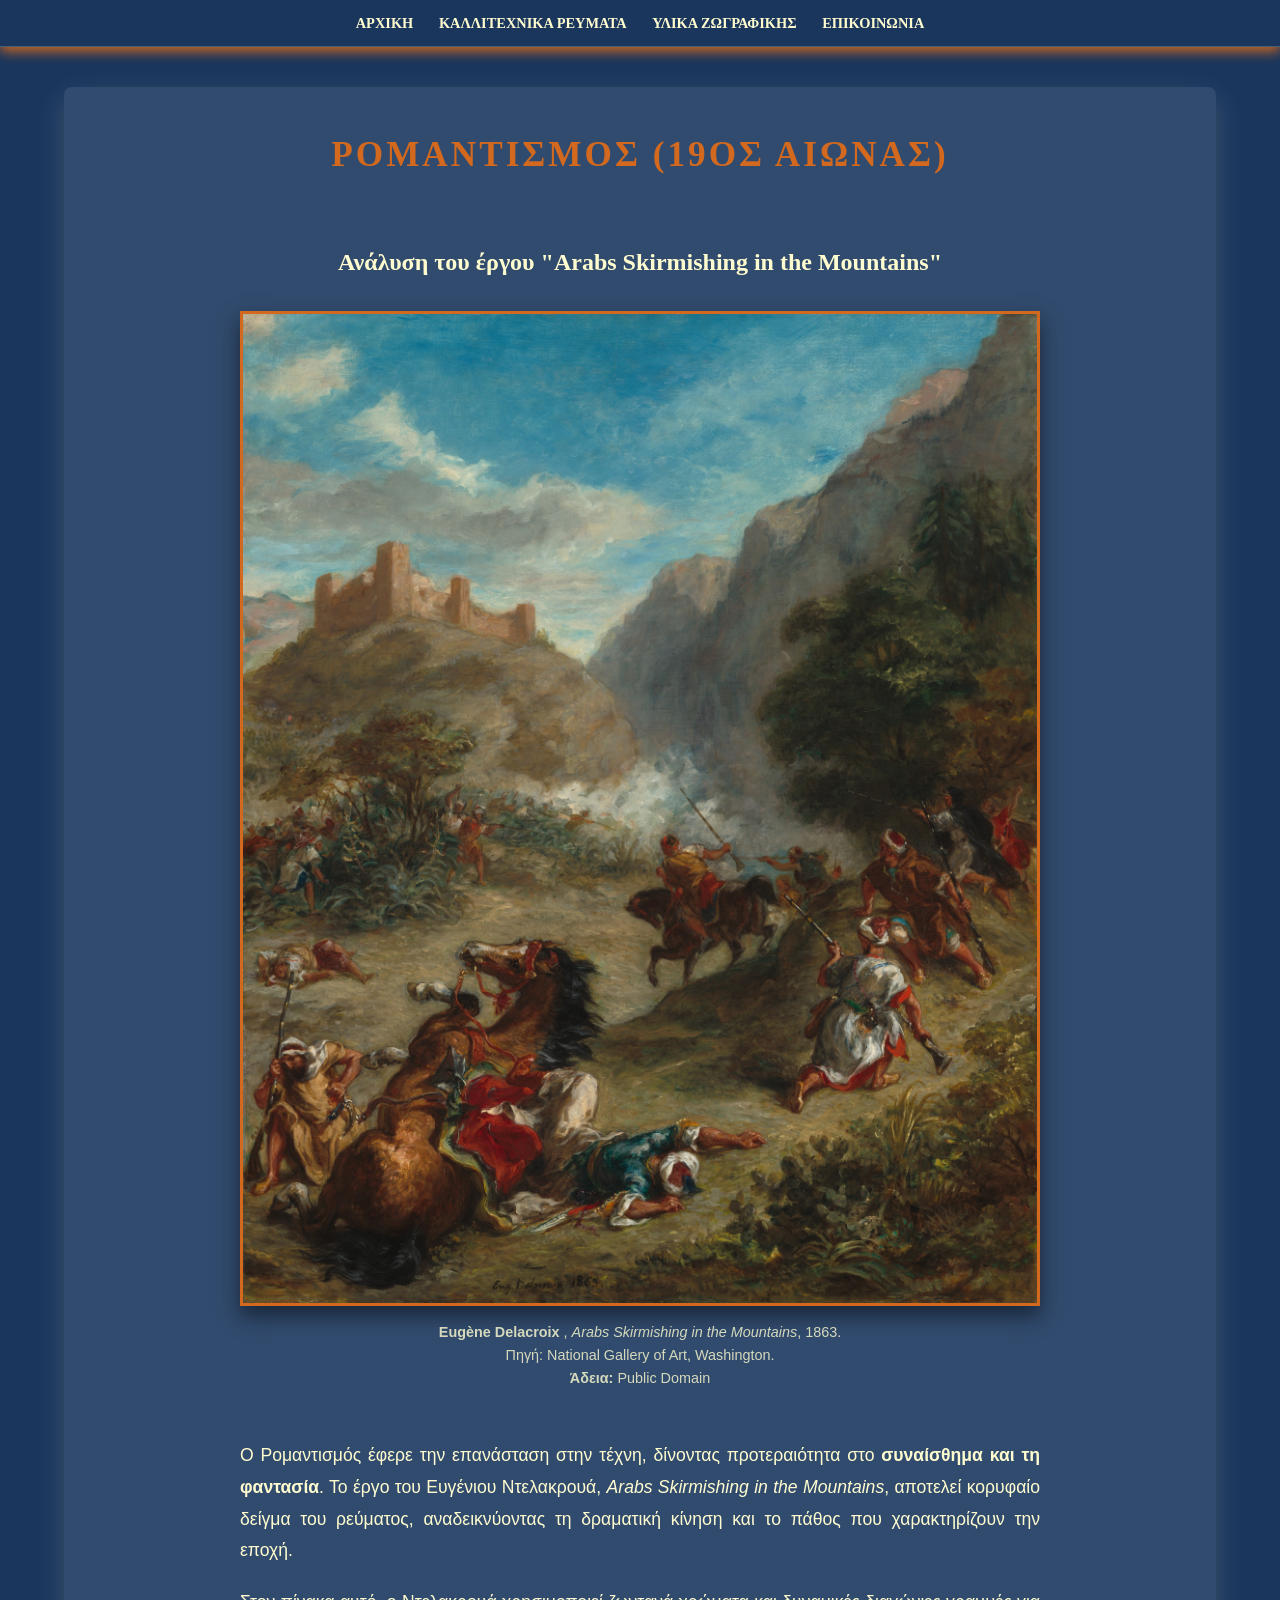
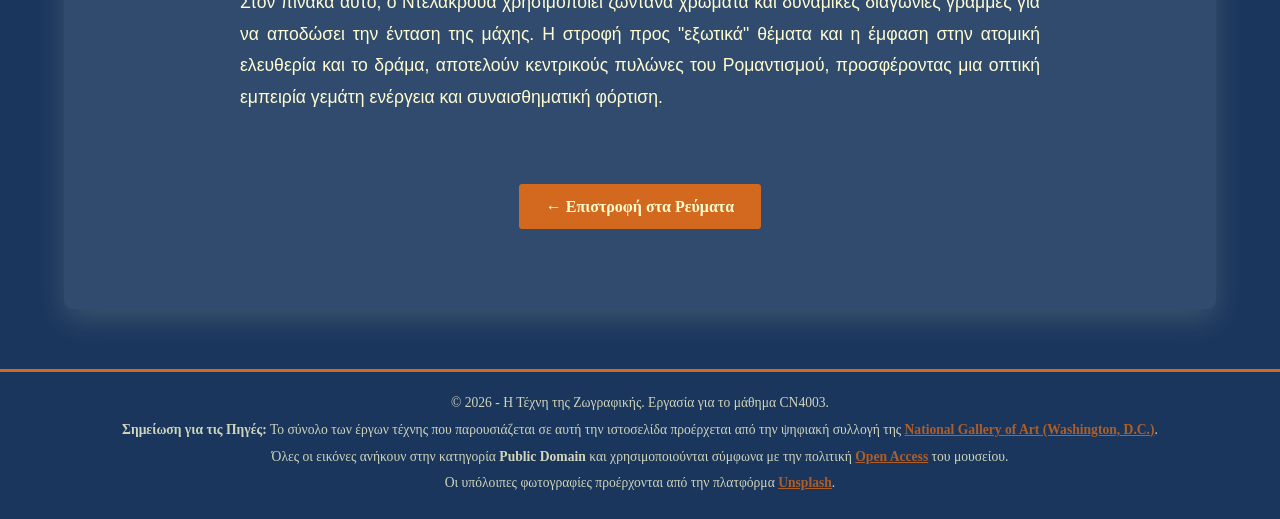
<file: 06-Art-History-Website/pages/romanticism.html>
<!DOCTYPE html>
<html lang="el">

<head>
    <meta charset="UTF-8">
    <meta name="viewport" content="width=device-width, initial-scale=1.0">
    <title>Ρομαντισμός - Η Τέχνη της Ζωγραφικής</title>
    <link rel="stylesheet" href="../css/style.css">
</head>

<body>
    <header>
        <nav>
            <ul>
                <li><a href="../index.html">Αρχική</a></li>
                <li><a href="movements.html">Καλλιτεχνικά Ρεύματα</a></li>
                <li><a href="materials.html">Υλικά Ζωγραφικής</a></li>
                <li><a href="contact.html">Επικοινωνία</a></li>
            </ul>
        </nav>
    </header>

    <main class="fade-in-text">
        <h1
            style="color:rgb(210, 105, 30); font-family:'Georgia', serif; font-weight: 900; text-align: center; margin-bottom: 60px; text-transform: uppercase; letter-spacing: 3px; font-size: 2.2em;">
            Ρομαντισμός (19ος Αιώνας)
        </h1>

        <section>
            <h2 style="color:rgb(255, 253, 208); font-family:'Georgia', serif; text-align:center; margin-bottom:30px;">
                Ανάλυση του έργου "Arabs Skirmishing in the Mountains"
            </h2>
            <figure style="margin: 0 auto 50px auto; text-align: center;">
                <img src="../images/romanticism.jpg" alt="Eugène Delacroix - Arabs Skirmishing in the Mountains"
                    style="width: 100%; max-width: 800px; border: 3px solid rgb(210, 105, 30); box-shadow: 0 10px 20px rgba(0,0,0,0.5);">
                <figcaption class="art-caption" style="margin-top: 15px; opacity: 0.8;">
                    <strong>Eugène Delacroix</strong> , <em> Arabs Skirmishing in the Mountains</em>, 1863.
                    <br>
                    <span>Πηγή: National Gallery of Art, Washington.</span>
                    <br><strong>Άδεια:</strong> Public Domain
                </figcaption>
            </figure>

            <div
                style="max-width: 800px; margin: 0 auto 80px auto; color: rgb(255, 253, 208); text-align: justify; font-size: 1.1em; line-height: 1.8; font-family:'Verdana', sans-serif;">
                <p style="margin-bottom: 20px;">
                    Ο Ρομαντισμός έφερε την επανάσταση στην τέχνη, δίνοντας προτεραιότητα στο <strong>συναίσθημα και τη
                        φαντασία</strong>. Το έργο του Ευγένιου Ντελακρουά, <em>Arabs Skirmishing in the Mountains</em>,
                    αποτελεί κορυφαίο δείγμα του ρεύματος, αναδεικνύοντας τη δραματική κίνηση και το πάθος που
                    χαρακτηρίζουν την εποχή.
                </p>
                <p>
                    Στον πίνακα αυτό, ο Ντελακρουά χρησιμοποιεί ζωντανά χρώματα και δυναμικές διαγώνιες γραμμές για να
                    αποδώσει την ένταση της μάχης. Η στροφή προς "εξωτικά" θέματα και η έμφαση στην ατομική ελευθερία
                    και το δράμα, αποτελούν κεντρικούς πυλώνες του Ρομαντισμού, προσφέροντας μια οπτική εμπειρία γεμάτη
                    ενέργεια και συναισθηματική φόρτιση.
                </p>
            </div>

            <div style="text-align: center; margin-bottom: 50px;">
                <a href="movements.html"
                    style="color: rgb(255, 253, 208); text-decoration: none; border: 2px solid rgb(210, 105, 30); background-color: rgb(210, 105, 30); padding: 12px 25px; font-weight: bold; border-radius: 4px; transition: all 0.3s ease;">
                    ← Επιστροφή στα Ρεύματα
                </a>
            </div>
        </section>
    </main>
    <footer>
        <p>&copy; 2026 - Η Τέχνη της Ζωγραφικής. Εργασία για το μάθημα CN4003.</p>
        <p><strong>Σημείωση για τις Πηγές:</strong>
            Το σύνολο των έργων τέχνης που παρουσιάζεται σε αυτή την ιστοσελίδα προέρχεται από την ψηφιακή συλλογή της
            <a href="https://www.nga.gov" target="_blank" style="color: rgb(210, 105, 30);">National Gallery of Art
                (Washington, D.C.)</a>.
        </p>
        <p>
            Όλες οι εικόνες ανήκουν στην κατηγορία <strong>Public Domain</strong> και χρησιμοποιούνται σύμφωνα με την
            πολιτική
            <a href="https://www.nga.gov/open-access-at-nga.html" target="_blank" style="color: rgb(210, 105, 30);">Open
                Access</a> του μουσείου.
        </p>
        <p>
            Οι υπόλοιπες φωτογραφίες προέρχονται από την πλατφόρμα
            <a href="https://unsplash.com" target="_blank" style="color: rgb(210, 105, 30);">Unsplash</a>.
        </p>
    </footer>

</html>
</file>
<file: 06-Art-History-Website/css/style.css>
* {
    margin: 0;
    padding: 0;
    box-sizing: border-box
}

body {
    background-color: rgba(26, 54, 93, 1);
    color: rgb(255, 253, 208);
    font-family: 'Times New Roman', Times, serif;
    line-height: 1.6;
}

header {
    background-color: rgb(26, 54, 93);
    padding: 10px 0;
    /* Για να είναι η μπαρα πλοήγησης εμφανής απο παντού*/
    position: sticky;
    top: 0;
    z-index: 1000;
    box-shadow: 0px 4px 12px rgba(210, 105, 30, 1);
    border-bottom: 1px solid rgba(255, 253, 208, 0.2);
}

nav ul {
    list-style-type: none;
    display: flex;
    justify-content: center;
    gap: 2vw;
}

nav ul li a {
    color: rgb(255, 253, 208);
    text-decoration: none;
    font-size: 0.9em;
    font-weight: bold;
    text-transform: uppercase;
    transition: color 0.3s ease;
}

nav ul li a:hover {
    color: rgb(210, 105, 30);
}

main {
    width: 90%;
    max-width: 1200px;
    margin: 40px auto;
    background-color: rgba(255, 255, 255, 0.1);
    padding: 40px;
    border-radius: 8px;
    box-shadow: 0px 10px 30px rgba(255, 253, 208, 0.15);
}

img {
    max-width: 80%;
    height: auto;
    display: block;
    margin: 0 auto;
    border: 5px solid rgba(255, 253, 208, 0.2);
    box-shadow: 0px 10px 20px rgba(0, 0, 0, 0.5);
}

@keyframes fadeInUp {
    from {
        opacity: 0;
        transform: translateY(20px);
    }

    to {
        opacity: 1;
        transform: translateY(0);
    }
}

.fade-in-text {
    animation: fadeInUp 1.2s ease-out forwards;
}

.art-caption {
    margin-top: 15px;
    color: rgb(255, 253, 208);
    font-size: 0.9em;
    font-family: 'Segoe UI', Tahoma, Geneva, Verdana, sans-serif;
    text-align: center;
}

.movements-sublist li a {
    color: rgb(255, 253, 208);
    text-decoration: underline;
    transition: all 0.3s ease;
}

.movements-sublist li a:hover {
    /* Ωστε να αλλάζει χρώμα όταν περναει ο κέρσορας πάνω απο την μπάρα πλοήγησης*/
    color: rgb(210, 105, 30) ;
    text-decoration: none;
}

.movements-sublist li a:active {
    /* Ωστε να αλλάζει χρώμα όταν πατάς πάνω σε κάθε καλλιτεχνικό ρεύμα */
    color: rgb(26, 54, 93) !important;
    transform: scale(0.85);
    transition: none !important;
}


footer {
    background-color: rgb(26, 54, 93);
    color: rgb(255, 253, 208);
    padding: 20px;
    text-align: center;
    border-top: 3px solid rgb(210, 105, 30);
    margin-top: 60px;
}

footer p {
    font-size: 0.85em;
    margin-bottom: 5px;
    opacity: 0.8;
}

footer a {
    color: rgb(255, 253, 208);
    text-decoration: underline;
    font-weight: bold;
    transition: all 0.3s ease;
}

footer a:hover {
    color: rgb(210, 105, 30);
    text-decoration: none;
}
</file>
